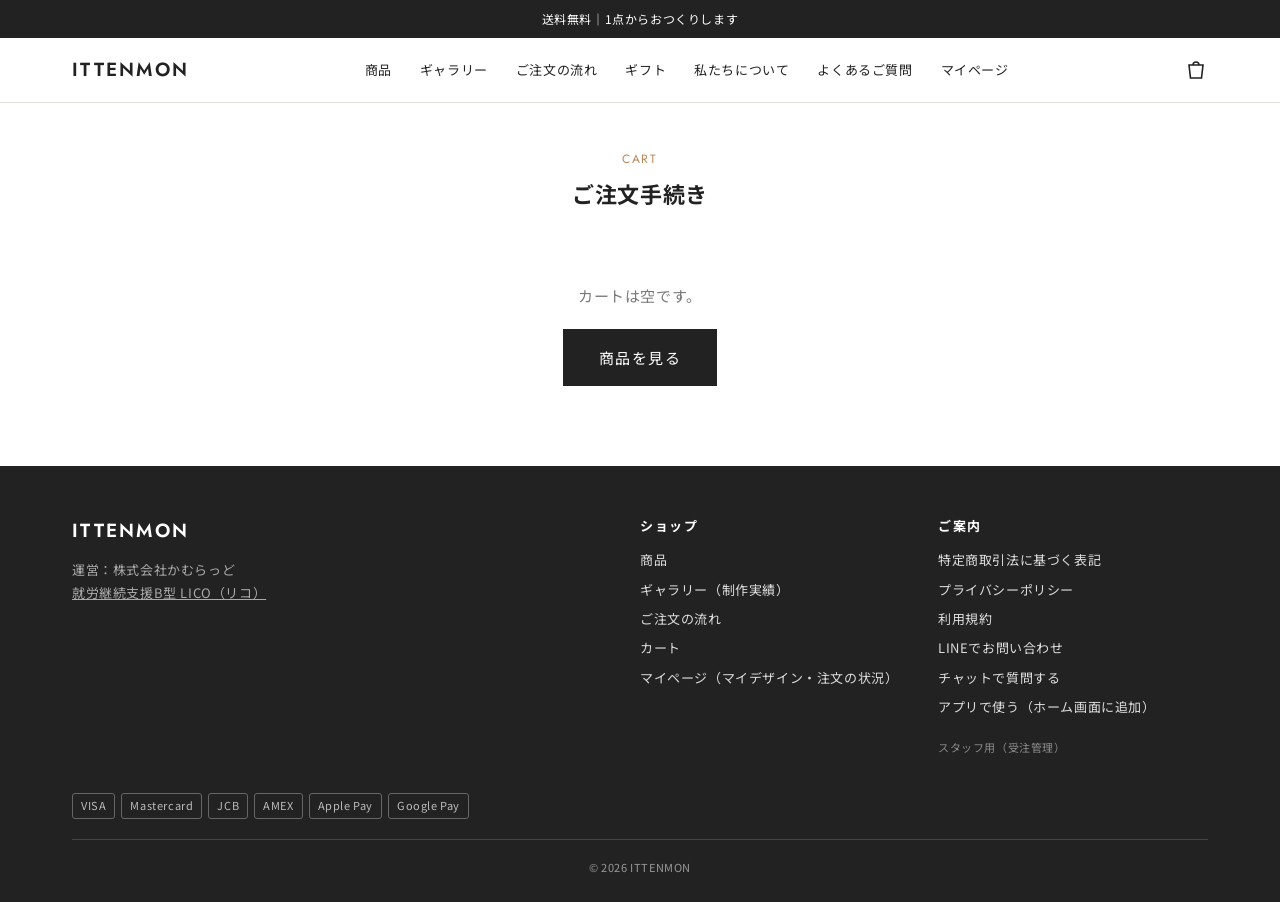
<file: cart.html>
<!doctype html>
<html lang="ja">
<head>
<meta charset="utf-8">
<meta name="viewport" content="width=device-width, initial-scale=1, viewport-fit=cover">
<title>カート・ご注文手続き｜ITTENMON</title>
<meta name="robots" content="noindex">
<link rel="preconnect" href="https://fonts.googleapis.com">
<link rel="preconnect" href="https://fonts.gstatic.com" crossorigin>
<link href="https://fonts.googleapis.com/css2?family=Noto+Sans+JP:wght@400;500;700&family=Jost:wght@400;500;600&display=swap" rel="stylesheet">
<link rel="stylesheet" href="css/shop.css?v=1121k">
<link rel="manifest" href="manifest.webmanifest">
<meta name="theme-color" content="#ffffff">
<link rel="apple-touch-icon" href="img/app/shop-180.png">
<link rel="icon" href="img/app/shop-192.png">
<meta name="apple-mobile-web-app-capable" content="yes">
<meta name="mobile-web-app-capable" content="yes">
<meta name="apple-mobile-web-app-title" content="ITTENMON">
</head>
<body>
<div id="site-header"></div>
<main class="wrap">
  <div class="page-title"><span class="en">CART</span><h1>ご注文手続き</h1></div>
  <div id="root"></div>
</main>
<div id="site-footer"></div>

<script src="js/config.js?v=1125a"></script>
<script src="js/common.js?v=1127a"></script>
<script src="js/chatbot.js?v=1121g" defer></script>
<script>
(() => {
  const {S, yen, esc, isCafe, cafeId, getCart, setCart, subtotal, shipping, api, toast, chrome, qs, product, unitPrice, optionText} = window.LICO;
  chrome();
  const cafe = isCafe();
  const f = { pay: cafe ? "cash" : "card", name:"", kana:"", email:"", tel:"", delivery: cafe ? "pickup" : "ship", zip:"", address:"", note:"", agree:false, gallery:"ng", coupon:"", couponMsg:"" };
  // クーポン：いちばん高い商品1個分が0円になる（本当に使えるかは注文のときにサーバーで確かめる）
  const couponOff = () => f.coupon ? Math.max(0, ...getCart().map(i => unitPrice(i))) : 0;
  const $ = s => document.querySelector(s);
  if(qs.get("added")) setTimeout(()=>toast("カートに入れました"),100);

  function render(){
    const cart = getCart();
    if(!cart.length){
      $("#root").innerHTML = `<div class="empty-cart"><p>カートは空です。</p><a class="btn" href="product.html">商品を見る</a></div>`;
      return;
    }
    const sub = subtotal(), ship = shipping(f.delivery), off = couponOff(), total = Math.max(0, sub + ship - off), free = total === 0;
    $("#root").innerHTML = `
    ${qs.get("canceled")?`<p class="alert" style="margin-bottom:20px">お支払いが完了していません。内容をご確認のうえ、もう一度お手続きください。</p>`:""}
    <div class="cart-grid">
      <section>
        ${cart.map(i=>`<div class="ci">
          ${i.thumb?`<img src="${i.thumb}" alt="選んだ写真">`:`<div class="noimg">写真<br>なし</div>`}
          <div>
            <div class="name">${esc(product(i.productId||"phone").name)}</div>
            <dl>${product(i.productId||"phone").optionLabel?`<dt>${esc(product(i.productId||"phone").optionLabel)}</dt><dd>${esc(optionText(i))}</dd>`:""}
              <dt>写真</dt><dd>${i.fileId&&i.designFileId?"デザイン作成済み":"未送信（削除して作り直してください）"}</dd>
              <dt>文字</dt><dd>${i.text?`${esc(i.text)}（${esc(i.font)}・${esc(i.color)}）`:"なし"}</dd></dl>
            <div class="row">
              <div class="qty"><button type="button" data-dec="${i.key}" aria-label="1つ減らす">−</button><output>${i.qty}</output><button type="button" data-inc="${i.key}" aria-label="1つ増やす">＋</button></div>
              <span class="amt">${yen(unitPrice(i)*i.qty)}</span>
              <button class="rm" type="button" data-rm="${i.key}">削除</button>
            </div>
            ${i.editUrl?`<a class="btn edit-back" href="${esc(i.editUrl)}">✏️ 編集ページに戻って直す</a>`:""}
          </div>
        </div>`).join("")}
        <p style="margin-top:16px"><a href="product.html" style="text-decoration:underline;font-size:14px">＋ 別の写真・別の商品でもうひとつ作る</a></p>
      </section>

      <form class="box" id="frm" novalidate>
        <h2>お客様の情報</h2>
        ${cafe?`<div class="fld"><span class="lbl">お支払い方法</span><div class="seg">
          <button type="button" data-pay="cash" aria-pressed="${f.pay==="cash"}">現金</button>
          <button type="button" data-pay="card" aria-pressed="${f.pay==="card"}">クレジットカード</button></div></div>
          <p class="info">${f.pay==="cash"?"お代金はカフェのレジでお支払いください。お支払いの確認後に製作を始めます。":"次の画面でカード情報を入力してお支払いください。お支払いが済むと製作を始めます。"}</p>`:""}
        <div class="grid2">
          <div class="fld"><label for="c-name">お名前<span class="req">必須</span></label><input type="text" id="c-name" autocomplete="name" value="${esc(f.name)}"></div>
          <div class="fld"><label for="c-kana">フリガナ<span class="req">必須</span></label><input type="text" id="c-kana" value="${esc(f.kana)}"></div>
        </div>
        <div class="grid2">
          <div class="fld"><label for="c-tel">電話番号<span class="req">必須</span></label><input type="tel" id="c-tel" autocomplete="tel" inputmode="tel" value="${esc(f.tel)}"></div>
          <div class="fld"><label for="c-email">メールアドレス${cafe?`<span class="opt">任意</span>`:`<span class="req">必須</span>`}</label><input type="email" id="c-email" autocomplete="email" value="${esc(f.email)}"></div>
        </div>
        ${cafe?"":`<div class="fld"><span class="lbl">受け取り方法</span><div class="seg">
          <button type="button" data-dl="ship" aria-pressed="${f.delivery==="ship"}">配送</button>
          <button type="button" data-dl="pickup" aria-pressed="${f.delivery==="pickup"}">店頭で受け取る</button></div></div>`}
        ${f.delivery==="ship"?`<div class="grid2">
          <div class="fld"><label for="c-zip">郵便番号<span class="req">必須</span></label><input type="text" id="c-zip" inputmode="numeric" autocomplete="postal-code" placeholder="819-0161" value="${esc(f.zip)}"></div>
          <div class="fld" style="grid-column:1/-1"><label for="c-addr">住所<span class="req">必須</span></label><input type="text" id="c-addr" autocomplete="street-address" value="${esc(f.address)}"></div>
        </div>`:(cafe?`<p class="info">受け取り場所：${esc(window.LICO.cafeName())}（ご注文いただいたカフェ）。できあがり次第ご連絡します。</p>`:`<p class="info">受け取り場所：店頭（福岡市西区今宿東1丁目19-14）。できあがり次第ご連絡します。</p>`)}
        <div class="fld"><label for="c-note">ご要望など<span class="opt">任意</span></label><textarea id="c-note" rows="3" placeholder="例：ギフトです（金額の入ったものは入れないでください）">${esc(f.note)}</textarea><p class="help" style="font-size:12px;color:#777;margin-top:4px">🎁 ギフトの時は「ギフト」とお書きください。お届けまで1か月ほどかかるため、お早めのご注文がおすすめです。</p></div>
        <div class="fld"><label for="c-coupon">クーポンコード<span class="opt">お持ちの方</span></label>
          <div style="display:flex;gap:8px">${f.coupon?`<input type="text" id="c-coupon" value="${esc(f.coupon)}" disabled style="flex:1"><button type="button" class="btn btn-line" data-uncoupon="1" style="padding:8px 14px">取り消す</button>`:`<input type="text" id="c-coupon" autocomplete="off" placeholder="ITTEN-XXXXXX" style="flex:1;text-transform:uppercase"><button type="button" class="btn btn-line" data-coupon="1" style="padding:8px 14px">使う</button>`}</div>
          ${f.couponMsg?`<p class="info" style="margin-top:6px">${esc(f.couponMsg)}</p>`:""}</div>
        <div class="totals">
          <div><span>商品小計（${cart.reduce((a,i)=>a+i.qty,0)}個）</span><span>${yen(sub)}</span></div>
          ${off?`<div><span>クーポン（商品1個分）</span><span>−${yen(off)}</span></div>`:""}
          <div><span>送料</span><span>${ship?yen(ship):"無料"}</span></div>
          <div class="grand"><span>合計（税込）</span><span>${yen(total)}</span></div>
        </div>
        <div class="fld gal"><label>作品のギャラリー掲載について<span class="req">ご確認</span></label>
          <p class="help" style="font-size:12.5px;line-height:1.7">できあがった作品の写真を、ITTENMONのギャラリーやSNSでご紹介してもよろしいですか？お名前・ご連絡先・ご住所は載せません。ご注文のあとでも、LINEかメールでご連絡いただければ、変更・取り下げができます。</p>
          <div class="radios"><label class="radio"><input type="radio" name="c-gal" value="ok" ${f.gallery==="ok"?"checked":""}><span><b>掲載してもよい</b><small>お名前を伏せて紹介します</small></span></label>
          <label class="radio"><input type="radio" name="c-gal" value="ng" ${f.gallery!=="ok"?"checked":""}><span><b>掲載しない</b><small>ご自分用としてだけ、おつくりします</small></span></label></div></div>
        <div class="warnbox"><b>ご注文の前にご確認ください</b><span>ご注文後は、内容（写真・文字・機種・色・数量）を変更できません。内容をもう一度ご覧になってから、お進みください。</span></div>
        <label class="check"><input type="checkbox" id="c-agree" ${f.agree?"checked":""}> <span><a href="tokushoho.html" target="_blank" style="text-decoration:underline">特定商取引法に基づく表記</a>と<a href="tokushoho.html#privacy" target="_blank" style="text-decoration:underline">プライバシーポリシー</a>に同意します</span></label>
        <div id="msg"></div>
        <button class="btn btn-block" type="submit" id="go">${goLabel(free)}</button>
        ${free||(cafe&&f.pay==="cash")?"":`<p class="p-note" style="text-align:center">次の画面で、お支払い方法を選んで安全にお支払いいただけます（Stripe）。</p>`}
        <p class="p-note" style="text-align:center">ご不明な点は<a href="#" data-chat style="text-decoration:underline">チャットで質問</a>できます。</p>
      </form>
    </div>`;
  }

  const goLabel = free => free ? "この内容で注文する（0円）" : (cafe&&f.pay==="cash" ? "この内容で受け付ける" : "お支払いへ進む");
  // 日本語入力のまま打った全角の英数字・記号（＠ ． ０-９ ー など）を半角にそろえる
  const half = s => String(s||"").replace(/[\uFF01-\uFF5E]/g, c => String.fromCharCode(c.charCodeAt(0) - 0xFEE0)).replace(/[ー－―‐−]/g, "-").replace(/[\s\u3000]/g, "");
  function pull(){
    const v = id => { const el=document.getElementById(id); return el ? el.value.trim() : ""; };
    f.name=v("c-name"); f.kana=v("c-kana"); f.tel=half(v("c-tel")); f.email=half(v("c-email")); f.note=document.getElementById("c-note")?.value||"";
    if(document.getElementById("c-zip")){ f.zip=v("c-zip"); f.address=v("c-addr"); }
    f.gallery=(document.querySelector('input[name="c-gal"]:checked')||{}).value||f.gallery;
    f.agree=!!document.getElementById("c-agree")?.checked;
  }

  document.addEventListener("click", e=>{
    const t = e.target.closest("button"); if(!t) return;
    const cart = getCart();
    const it = k => cart.find(i=>i.key===k);
    if(t.dataset.inc){ pull(); const i=it(t.dataset.inc); if(i && i.qty<20){ i.qty++; setCart(cart); render(); } }
    if(t.dataset.dec){ pull(); const i=it(t.dataset.dec); if(i && i.qty>1){ i.qty--; setCart(cart); render(); } }
    if(t.dataset.rm){ pull(); setCart(cart.filter(i=>i.key!==t.dataset.rm)); render(); }
    if(t.dataset.dl){ pull(); f.delivery=t.dataset.dl; render(); }
    if(t.dataset.pay){ pull(); f.pay=t.dataset.pay; render(); }
    if(t.dataset.uncoupon){ pull(); f.coupon=""; f.couponMsg=""; render(); }
    if(t.dataset.coupon){
      pull(); const code = (document.getElementById("c-coupon")?.value||"").trim();
      if(!code){ f.couponMsg="クーポンコードを入れてください。"; render(); return; }
      t.disabled = true; t.textContent = "確認中…";
      api({action:"checkCoupon", code}).then(r=>{ f.coupon=r.code; f.couponMsg="クーポンを使えます。商品1個分が0円になります。"; render(); })
        .catch(err=>{ f.coupon=""; f.couponMsg=err.message; render(); });
    }
  });

  function problems(){
    const errs = [];
    if(!f.name) errs.push("お名前");
    if(!f.kana) errs.push("フリガナ");
    if(!/^[0-9-]{10,14}$/.test(f.tel)) errs.push("電話番号（数字で）");
    if((!cafe || f.email) && !/^[^@\s]+@[^@\s]+\.[^@\s]+$/.test(f.email)) errs.push(cafe ? "メールアドレス（正しい形で。なしでも大丈夫です）" : "メールアドレス");
    if(f.delivery==="ship" && (!f.zip || !f.address)) errs.push("郵便番号と住所");
    if(!f.agree) errs.push("同意のチェック");
    return errs;
  }
  // エラーが出ているときは、入力するたびに見直して、直ったものから消す
  const recheck = e => {
    if(!e.target.closest || !e.target.closest("#frm") || !$("#msg .alert")) return;
    pull(); const errs = problems();
    $("#msg").innerHTML = errs.length ? `<p class="alert">入力してください：${errs.join("、")}</p>` : "";
  };
  document.addEventListener("input", recheck); document.addEventListener("change", recheck);
  // 欄を離れたら全角を半角に直して見せる
  document.addEventListener("focusout", e => { if(e.target.id==="c-email" || e.target.id==="c-tel") e.target.value = half(e.target.value); });

  document.addEventListener("submit", async e=>{
    if(e.target.id!=="frm") return;
    e.preventDefault(); pull();
    const errs = problems();
    if(errs.length){ $("#msg").innerHTML=`<p class="alert">入力してください：${errs.join("、")}</p>`; return; }
    const go = $("#go"); go.disabled = true; go.textContent = "送信しています…";
    try{
      const cart = getCart();
      const r = await api({ action:"createOrder", mode: cafe?"cafe":"online", cafeId: cafeId(),
        items: cart.map(i=>({productId:i.productId||"phone", variant:i.variant||"", model:optionText(i)||product(i.productId||"phone").short, fileId:i.fileId, fileIds:i.fileIds||[i.fileId], designFileId:i.designFileId, previewFileId:i.previewFileId||"", text:i.text, font:i.font, color:i.color, qty:i.qty})),
        customer: {name:f.name, kana:f.kana, tel:f.tel, email:f.email, zip:f.zip, address:f.address, note:f.note},
        delivery: f.delivery, payMethod: f.pay, coupon: f.coupon, gallery: f.gallery });
      try{ localStorage.setItem("ittenmon-last-tel4", String(f.tel).replace(/\D/g, "").slice(-4)); localStorage.setItem("ittenmon-last-order", r.orderNo); }catch(_){}
      if(r.checkoutUrl){ location.href = r.checkoutUrl; return; }
      setCart([]);
      location.href = "complete.html?order=" + encodeURIComponent(r.orderNo) + (r.free ? "&free=1" : "");
    }catch(err){
      $("#msg").innerHTML = `<p class="alert">${esc(err.message)}</p>`;
      go.disabled = false; go.textContent = goLabel(Math.max(0, subtotal() + shipping(f.delivery) - couponOff()) === 0);
    }
  });

  render();
})();
</script>
</body>
</html>
</file>
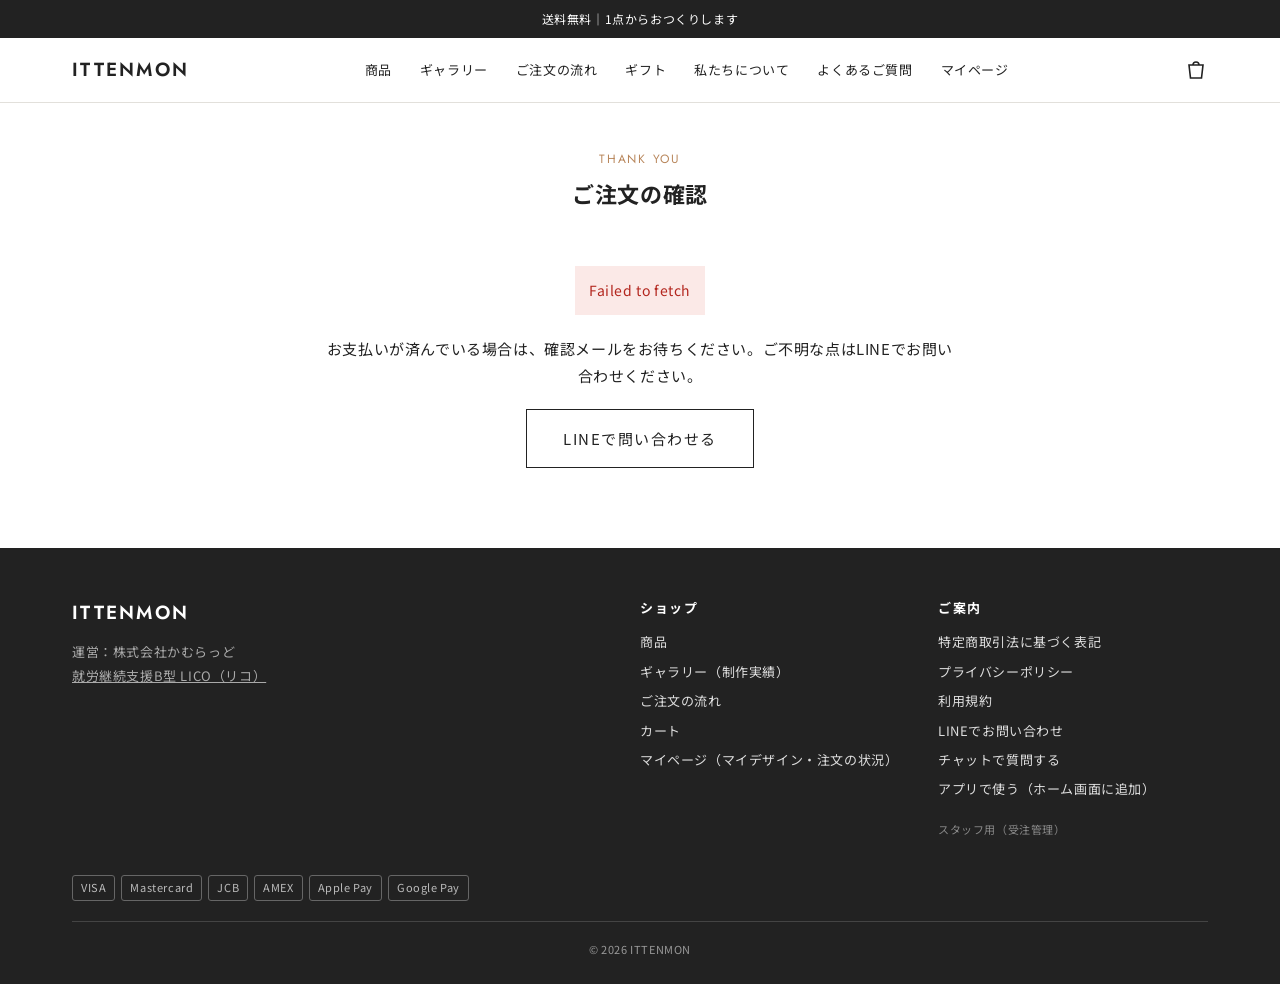
<file: complete.html>
<!doctype html>
<html lang="ja">
<head>
<meta charset="utf-8">
<meta name="viewport" content="width=device-width, initial-scale=1, viewport-fit=cover">
<title>ご注文ありがとうございました｜ITTENMON</title>
<meta name="robots" content="noindex">
<link rel="preconnect" href="https://fonts.googleapis.com">
<link rel="preconnect" href="https://fonts.gstatic.com" crossorigin>
<link href="https://fonts.googleapis.com/css2?family=Noto+Sans+JP:wght@400;500;700&family=Jost:wght@400;500;600&display=swap" rel="stylesheet">
<link rel="stylesheet" href="css/shop.css?v=1121k">
<link rel="manifest" href="manifest.webmanifest">
<meta name="theme-color" content="#ffffff">
<link rel="apple-touch-icon" href="img/app/shop-180.png">
<link rel="icon" href="img/app/shop-192.png">
<meta name="apple-mobile-web-app-capable" content="yes">
<meta name="mobile-web-app-capable" content="yes">
<meta name="apple-mobile-web-app-title" content="ITTENMON">
</head>
<body>
<div id="site-header"></div>
<main class="wrap">
  <div class="page-title"><span class="en">THANK YOU</span><h1 id="ttl">ご注文を確認しています</h1></div>
  <div class="done-box" id="box"><div class="spinner" aria-label="確認中"></div></div>
</main>
<div id="site-footer"></div>
<script src="js/config.js?v=1125a"></script>
<script src="js/common.js?v=1127a"></script>
<script src="js/chatbot.js?v=1121g" defer></script>
<script>
(async () => {
  const {S, esc, isCafe, setCart, api, chrome, qs, myOrders} = window.LICO;
  chrome();
  const order = qs.get("order") || "", sid = qs.get("session_id") || "";
  const box = document.getElementById("box"), ttl = document.getElementById("ttl");
  // この端末の「マイページ」に注文を残す（電話の下4けたはカートで控えたもの）
  let tel4 = ""; try{ if(localStorage.getItem("ittenmon-last-order") === order) tel4 = localStorage.getItem("ittenmon-last-tel4") || ""; }catch(_){}
  if(order) myOrders.add(order, tel4);
  const line = `<p>製作の進み具合は、<a href="mypage.html?tab=order" style="text-decoration:underline">マイページ</a>でいつでも確認できます。</p><p>ご不明な点は、注文番号を添えてLINE（${esc(S.LINE_ID)}）でお問い合わせください。</p>`;

  if(qs.get("free")){   // クーポンで0円になった注文（支払いなし）
    setCart([]);
    ttl.textContent = "ご注文ありがとうございました";
    box.innerHTML = `<p>注文番号</p><p class="no">${esc(order)}</p>
      <p>クーポンでのご注文を受け付けました。お支払いはありません。${isCafe() ? "" : "確認メールをお送りしています。"}ご注文から1か月ほどでお届けします。</p><p>製作の進み具合は、<a href="mypage.html?tab=order" style="text-decoration:underline">マイページ</a>で確認できます。</p>
      ${isCafe()?`<a class="btn" href="gallery.html">ほかのお客様の作品を見る</a>`:`<a class="btn" href="index.html">トップへ戻る</a>`}`;
    return;
  }
  if(isCafe() && !sid){   // カフェの現金受付（カード払いは下で確認する）
    setCart([]);
    ttl.textContent = "ご注文を受け付けました";
    box.innerHTML = `<p>注文番号</p><p class="no">${esc(order)}</p>
      <p>この画面をカフェのスタッフにお見せいただき、お代金をレジでお支払いください。お支払いの確認後に製作を始め、できあがったら${esc(window.LICO.cafeName())}でお渡しします。</p>${line}
      <a class="btn" href="gallery.html">ほかのお客様の作品を見る</a>`;
    return;
  }
  try{
    const r = await api({action:"confirmPayment", orderNo: order, sessionId: sid});
    setCart([]);
    ttl.textContent = "ご注文ありがとうございました";
    box.innerHTML = `<p>注文番号</p><p class="no">${esc(r.orderNo)}</p>
      <p>${r.paid ? "お支払いを確認しました。確認メールをお送りしています。" : r.waiting ? "お支払い番号のご案内をメールでお送りしました。期限までにお支払いください。お支払いを確認しだい、製作を始めます。" : "お支払いの確認に少し時間がかかっています。確認ができしだいメールでお知らせします。"}</p>
      ${line}${isCafe()?`<a class="btn" href="gallery.html">ほかのお客様の作品を見る</a>`:`<a class="btn" href="index.html">トップへ戻る</a>`}`;
  }catch(err){
    ttl.textContent = "ご注文の確認";
    box.innerHTML = `<p class="alert">${esc(err.message)}</p><p>お支払いが済んでいる場合は、確認メールをお待ちください。ご不明な点はLINEでお問い合わせください。</p><a class="btn btn-line" href="${esc(S.LINE_URL)}" target="_blank" rel="noopener">LINEで問い合わせる</a>`;
  }
})();
</script>
</body>
</html>
</file>
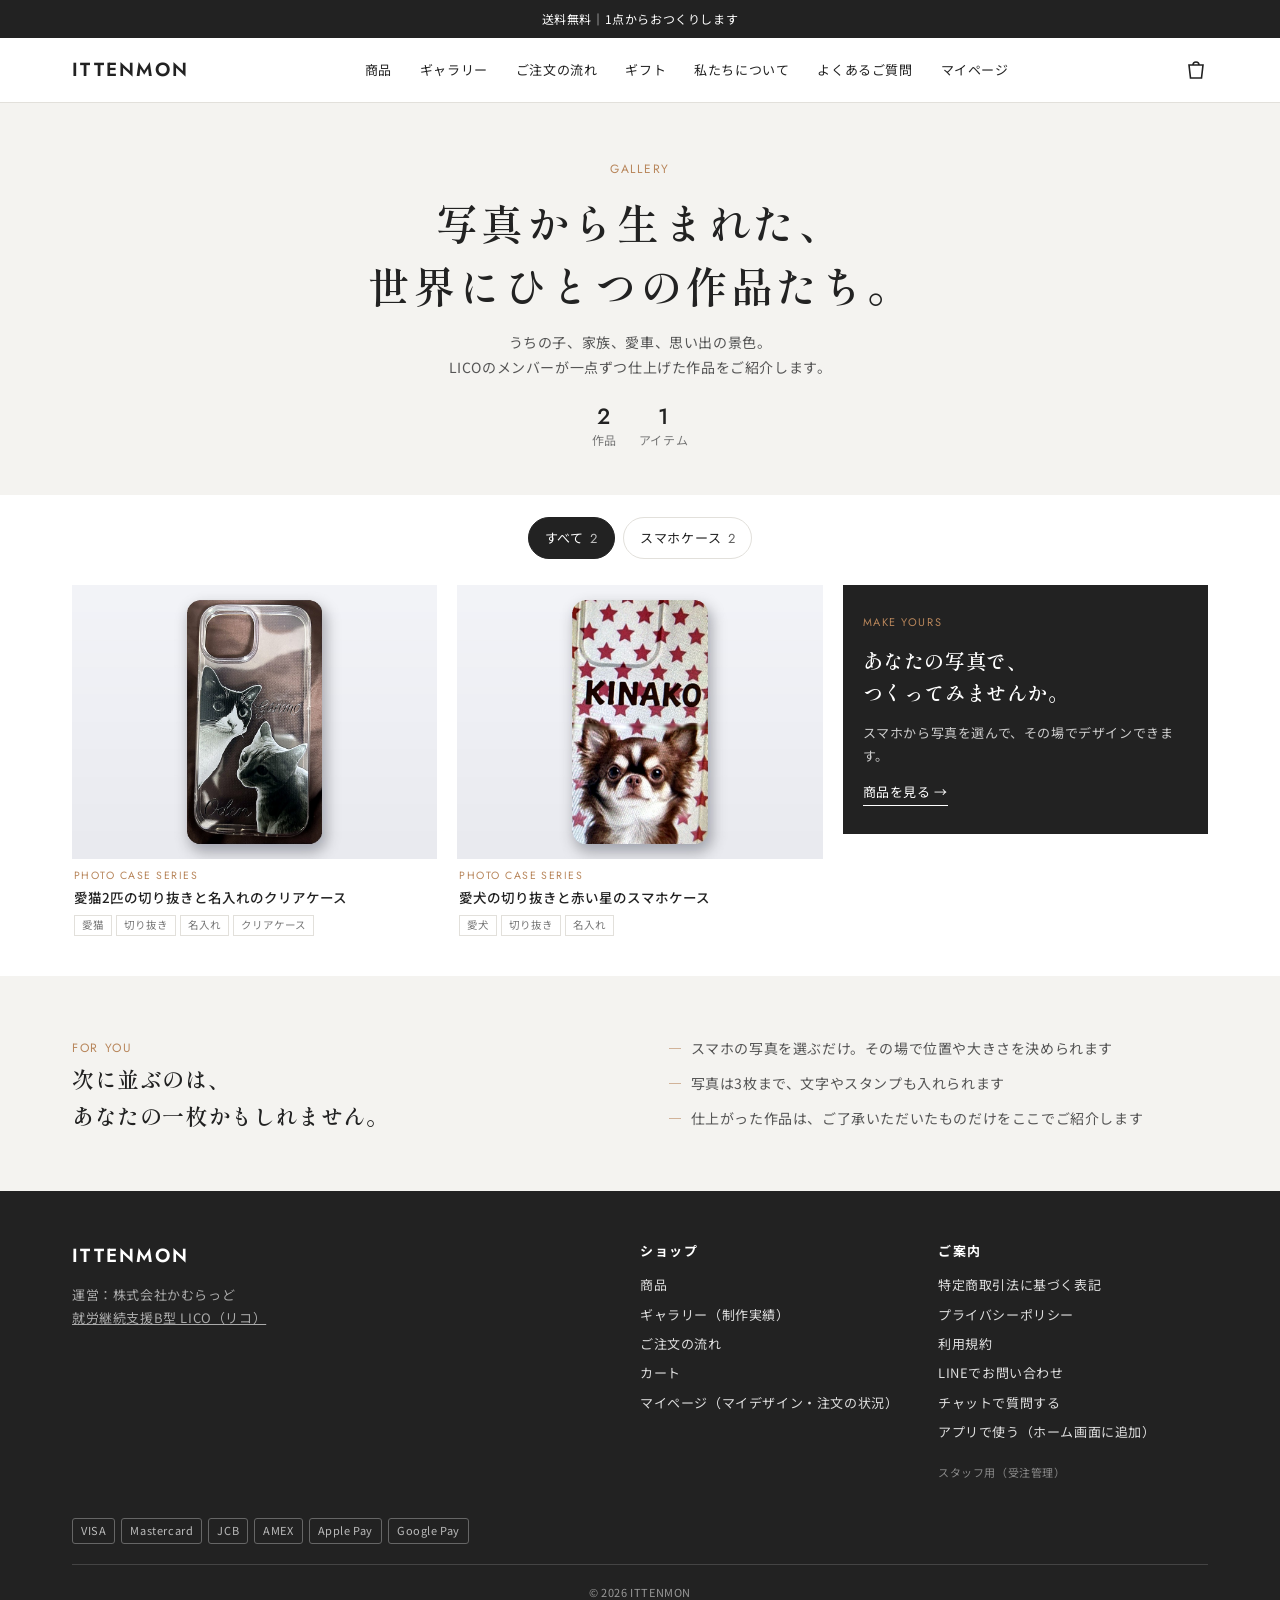
<file: gallery.html>
<!doctype html>
<html lang="ja">
<head>
<meta charset="utf-8">
<meta name="viewport" content="width=device-width, initial-scale=1, viewport-fit=cover">
<title>ギャラリー｜ITTENMON 写真でつくったオリジナルグッズの作品集</title>
<meta name="description" content="ITTENMONでおつくりしたスマホケース・ペットのメモリアルボードの作品集です。ペットや家族、思い出の写真がどんな仕上がりになるのかをご覧いただけます。">
<link rel="canonical" href="https://syurob-lico-fukuoka.github.io/ittenmon/gallery.html">
<meta property="og:type" content="website">
<meta property="og:site_name" content="ITTENMON">
<meta property="og:title" content="ギャラリー｜ITTENMON 写真でつくったオリジナルグッズの作品集">
<meta property="og:description" content="お客様の写真から生まれた、世界にひとつのアイテムたち。">
<meta property="og:url" content="https://syurob-lico-fukuoka.github.io/ittenmon/gallery.html">
<meta property="og:image" content="https://syurob-lico-fukuoka.github.io/ittenmon/img/gallery/work-002.jpg">
<meta name="twitter:card" content="summary_large_image">
<link rel="manifest" href="manifest.webmanifest">
<meta name="theme-color" content="#ffffff">
<link rel="apple-touch-icon" href="img/app/shop-180.png">
<link rel="icon" href="img/app/shop-192.png">
<meta name="apple-mobile-web-app-capable" content="yes">
<meta name="mobile-web-app-capable" content="yes">
<meta name="apple-mobile-web-app-title" content="ITTENMON">
<link rel="preconnect" href="https://fonts.googleapis.com">
<link rel="preconnect" href="https://fonts.gstatic.com" crossorigin>
<link href="https://fonts.googleapis.com/css2?family=Noto+Sans+JP:wght@400;500;700&family=Jost:wght@400;500;600&family=Shippori+Mincho:wght@500;600&display=swap" rel="stylesheet">
<link rel="stylesheet" href="css/shop.css?v=1121k">
<style>
.g-hero{background:var(--bg-sub);padding-block:56px 44px;text-align:center;overflow:hidden;position:relative}
.g-hero .en{font-size:12px;color:var(--accent);display:block}
.g-hero h1{font-family:"Shippori Mincho",serif;font-weight:600;font-size:clamp(26px,5vw,42px);line-height:1.5;margin:10px 0 14px;letter-spacing:.08em}
.g-hero p{color:#555;max-width:560px;margin:0 auto;font-size:14px}
.g-count{display:inline-flex;gap:22px;margin-top:22px;font-size:12px;color:var(--sub)}
.g-count b{font-family:var(--f-en);font-size:22px;color:var(--text);font-weight:500;display:block;line-height:1.2}
.filters{display:flex;gap:8px;overflow-x:auto;scrollbar-width:none;padding:22px 16px 6px;justify-content:flex-start;max-width:var(--max);margin:0 auto}
.filters::-webkit-scrollbar{display:none}
@media(min-width:768px){.filters{justify-content:center;padding-inline:32px}}
.filters button{flex-shrink:0;border:1px solid var(--line);background:#fff;padding:8px 16px;font-size:13px;cursor:pointer;letter-spacing:.06em;border-radius:999px}
.filters button[aria-pressed="true"]{background:var(--text);border-color:var(--text);color:#fff}
.filters .n{font-family:var(--f-en);margin-left:6px;opacity:.7}
.masonry{columns:2 160px;column-gap:12px;padding-block:20px 40px}
@media(min-width:768px){.masonry{columns:3 240px;column-gap:20px}}
.work{break-inside:avoid;margin-bottom:12px;display:block;width:100%;border:0;padding:0;background:none;text-align:left;cursor:pointer;color:inherit}
@media(min-width:768px){.work{margin-bottom:20px}}
.work .ph{position:relative;overflow:hidden;background:var(--img)}
.work img{width:100%;height:auto;transition:transform .6s cubic-bezier(.2,.7,.2,1)}
.work:hover img{transform:scale(1.04)}
.work .ov{position:absolute;inset:auto 0 0 0;padding:28px 12px 10px;background:linear-gradient(transparent,rgba(0,0,0,.55));color:#fff;font-size:12px;opacity:0;transition:.3s}
.work:hover .ov,.work:focus-visible .ov{opacity:1}
.work .cap{padding:8px 2px 0;display:flex;flex-direction:column;gap:1px}
.work .cap .s{font-family:var(--f-en);font-size:10.5px;letter-spacing:.14em;color:var(--accent)}
.work .cap .t{font-size:13.5px;font-weight:500;line-height:1.6}
.work .tag{display:inline-block;font-size:10.5px;border:1px solid var(--line);padding:0 7px;margin-right:4px;color:var(--sub)}
.next{break-inside:avoid;margin-bottom:12px;background:var(--text);color:#fff;padding:28px 20px;display:flex;flex-direction:column;gap:12px;text-decoration:none}
.next .en{font-size:11px;color:var(--accent)}
.next h2{font-family:"Shippori Mincho",serif;font-size:20px;line-height:1.6;font-weight:600}
@media(max-width:600px){.next{padding:20px 14px}.next h2{font-size:16px}.next p{font-size:12px}}
.next p{font-size:13px;color:#ccc}
.next .go{border-bottom:1px solid #fff;align-self:flex-start;font-size:13px;padding-bottom:2px}
.voice{background:var(--bg-sub);padding-block:56px}
.voice-in{display:grid;gap:24px;align-items:center}
@media(min-width:768px){.voice-in{grid-template-columns:1fr 1fr;gap:56px}}
.voice h2{font-family:"Shippori Mincho",serif;font-size:22px;line-height:1.7;font-weight:600}
.voice ul{list-style:none;display:flex;flex-direction:column;gap:10px;font-size:14px;color:#555}
.voice li::before{content:"—";color:var(--accent);margin-right:8px}
/* 拡大表示 */
.lb{position:fixed;inset:0;z-index:150;background:rgba(20,20,20,.92);display:flex;align-items:center;justify-content:center;padding:16px}
.lb-box{background:#fff;width:min(980px,100%);max-height:calc(100dvh - 32px);overflow:auto;display:grid}
@media(min-width:800px){.lb-box{grid-template-columns:1.2fr 1fr}}
.lb-img{background:#111;display:flex;align-items:center;justify-content:center}
.lb-img img{max-height:72dvh;width:auto;max-width:100%}
.lb-info{padding:24px 22px;display:flex;flex-direction:column;gap:12px}
.lb-info .s{font-family:var(--f-en);font-size:11px;letter-spacing:.14em;color:var(--accent)}
.lb-info h2{font-size:19px;line-height:1.6}
.lb-info p{font-size:14px;color:#555}
.lb-info .meta{font-size:12px;color:var(--sub)}
.lb-x,.lb-nav{position:fixed;border:0;background:rgba(255,255,255,.14);color:#fff;width:44px;height:44px;border-radius:50%;cursor:pointer;font-size:20px;display:flex;align-items:center;justify-content:center}
.lb-x{top:calc(env(safe-area-inset-top,0px) + 12px);right:12px}
.lb-nav{top:50%;transform:translateY(-50%)}.lb-prev{left:8px}.lb-next{right:8px}
@media(max-width:799px){.lb-nav{top:auto;bottom:calc(env(safe-area-inset-bottom,0px) + 14px);transform:none}}
@media(prefers-reduced-motion:reduce){.work img{transition:none}}
</style>
<script type="application/ld+json">{"@context":"https://schema.org","@type":"CollectionPage","name":"ITTENMON ギャラリー","url":"https://syurob-lico-fukuoka.github.io/ittenmon/gallery.html","isPartOf":{"@type":"OnlineStore","name":"ITTENMON"}}</script>
</head>
<body>
<div id="site-header"></div>

<section class="g-hero">
  <span class="en">GALLERY</span>
  <h1>写真から生まれた、<br>世界にひとつの作品たち。</h1>
  <p>うちの子、家族、愛車、思い出の景色。<br>LICOのメンバーが一点ずつ仕上げた作品をご紹介します。</p>
  <div class="g-count" id="count"></div>
</section>

<div class="filters" id="filters" role="toolbar" aria-label="商品でしぼりこむ"></div>
<div class="wrap"><div class="masonry" id="grid"></div></div>

<section class="voice">
  <div class="wrap voice-in">
    <div>
      <span class="en" style="font-size:12px;color:var(--accent)">FOR YOU</span>
      <h2>次に並ぶのは、<br>あなたの一枚かもしれません。</h2>
    </div>
    <ul>
      <li>スマホの写真を選ぶだけ。その場で位置や大きさを決められます</li>
      <li>写真は3枚まで、文字やスタンプも入れられます</li>
      <li>仕上がった作品は、ご了承いただいたものだけをここでご紹介します</li>
    </ul>
  </div>
</section>

<div id="site-footer"></div>
<script src="js/config.js?v=1125a"></script>
<script src="js/common.js?v=1127a"></script>
<script src="js/gallery.js?v=1121a"></script>
<script src="js/chatbot.js?v=1121g" defer></script>
<script>
(function(){
  const {S, esc, chrome, product} = window.LICO;
  chrome();
  const ALL = (window.ITTENMON_GALLERY || []).slice().sort((a,b) => String(b.date||"").localeCompare(String(a.date||"")));
  const pname = id => (S.PRODUCTS.find(p => p.id === id) || {}).short || "";
  const pseries = id => (S.PRODUCTS.find(p => p.id === id) || {}).series || "";
  let filter = new URLSearchParams(location.search).get("item") || "";
  let shown = [];

  const cats = S.PRODUCTS.map(p => [p.id, p.short, ALL.filter(w => w.product === p.id).length]).filter(c => c[2]);
  document.getElementById("count").innerHTML = `<span><b>${ALL.length}</b>作品</span><span><b>${cats.length}</b>アイテム</span>`;

  function renderFilters(){
    document.getElementById("filters").innerHTML = [["", "すべて", ALL.length]].concat(cats)
      .map(([id, l, n]) => `<button type="button" data-f="${id}" aria-pressed="${filter === id}">${esc(l)}<span class="n">${n}</span></button>`).join("");
  }
  function renderGrid(){
    shown = ALL.filter(w => !filter || w.product === filter);
    const cards = shown.map((w, i) => `<button type="button" class="work" data-i="${i}">
        <div class="ph"><img src="${esc(w.img)}" alt="${esc(w.title)}" loading="${i < 4 ? "eager" : "lazy"}"><span class="ov">くわしく見る</span></div>
        <div class="cap"><span class="s">${esc(pseries(w.product))}</span><span class="t">${esc(w.title)}</span>
        <span>${(w.tags || []).map(t => `<span class="tag">${esc(t)}</span>`).join("")}</span></div></button>`);
    const target = filter ? `product.html?id=${encodeURIComponent(filter)}` : "product.html";
    cards.splice(Math.min(cards.length, 5), 0, `<a class="next" href="${target}"><span class="en">MAKE YOURS</span><h2>あなたの写真で、<br>つくってみませんか。</h2><p>スマホから写真を選んで、その場でデザインできます。</p><span class="go">${filter ? esc(pname(filter)) + "をつくる" : "商品を見る"} →</span></a>`);
    document.getElementById("grid").innerHTML = cards.join("");
  }
  function open(i){
    const w = shown[i]; if(!w) return;
    close();
    const lb = document.createElement("div"); lb.className = "lb"; lb.id = "lb"; lb.setAttribute("role", "dialog"); lb.setAttribute("aria-label", w.title);
    lb.innerHTML = `<div class="lb-box"><div class="lb-img"><img src="${esc(w.img)}" alt="${esc(w.title)}"></div>
      <div class="lb-info"><span class="s">${esc(pseries(w.product))}</span><h2>${esc(w.title)}</h2>
      ${w.comment ? `<p>${esc(w.comment)}</p>` : ""}
      <span class="meta">${esc(pname(w.product))}${w.date ? "｜" + esc(String(w.date).replace("-", "年")) + "月" : ""}</span>
      <a class="btn" href="product.html?id=${encodeURIComponent(w.product)}">この商品でつくる</a></div></div>
      <button class="lb-x" type="button" aria-label="閉じる">×</button>
      ${shown.length > 1 ? `<button class="lb-nav lb-prev" type="button" aria-label="前の作品">‹</button><button class="lb-nav lb-next" type="button" aria-label="次の作品">›</button>` : ""}`;
    lb.onclick = e => {
      if(e.target === lb || e.target.classList.contains("lb-x")) close();
      else if(e.target.classList.contains("lb-prev")) open((i - 1 + shown.length) % shown.length);
      else if(e.target.classList.contains("lb-next")) open((i + 1) % shown.length);
    };
    document.body.appendChild(lb); document.body.style.overflow = "hidden";
    lb.querySelector(".lb-x").focus();
    open.cur = i;
  }
  function close(){ const lb = document.getElementById("lb"); if(lb){ lb.remove(); document.body.style.overflow = ""; } }
  document.addEventListener("keydown", e => {
    if(!document.getElementById("lb")) return;
    if(e.key === "Escape") close();
    if(e.key === "ArrowRight" && shown.length > 1) open((open.cur + 1) % shown.length);
    if(e.key === "ArrowLeft" && shown.length > 1) open((open.cur - 1 + shown.length) % shown.length);
  });
  document.addEventListener("click", e => {
    const f = e.target.closest("[data-f]"); if(f){ filter = f.dataset.f; renderFilters(); renderGrid(); history.replaceState(null, "", filter ? "?item=" + filter : location.pathname); return; }
    const w = e.target.closest(".work"); if(w) open(+w.dataset.i);
  });
  renderFilters(); renderGrid();
})();
</script>
</body>
</html>
</file>
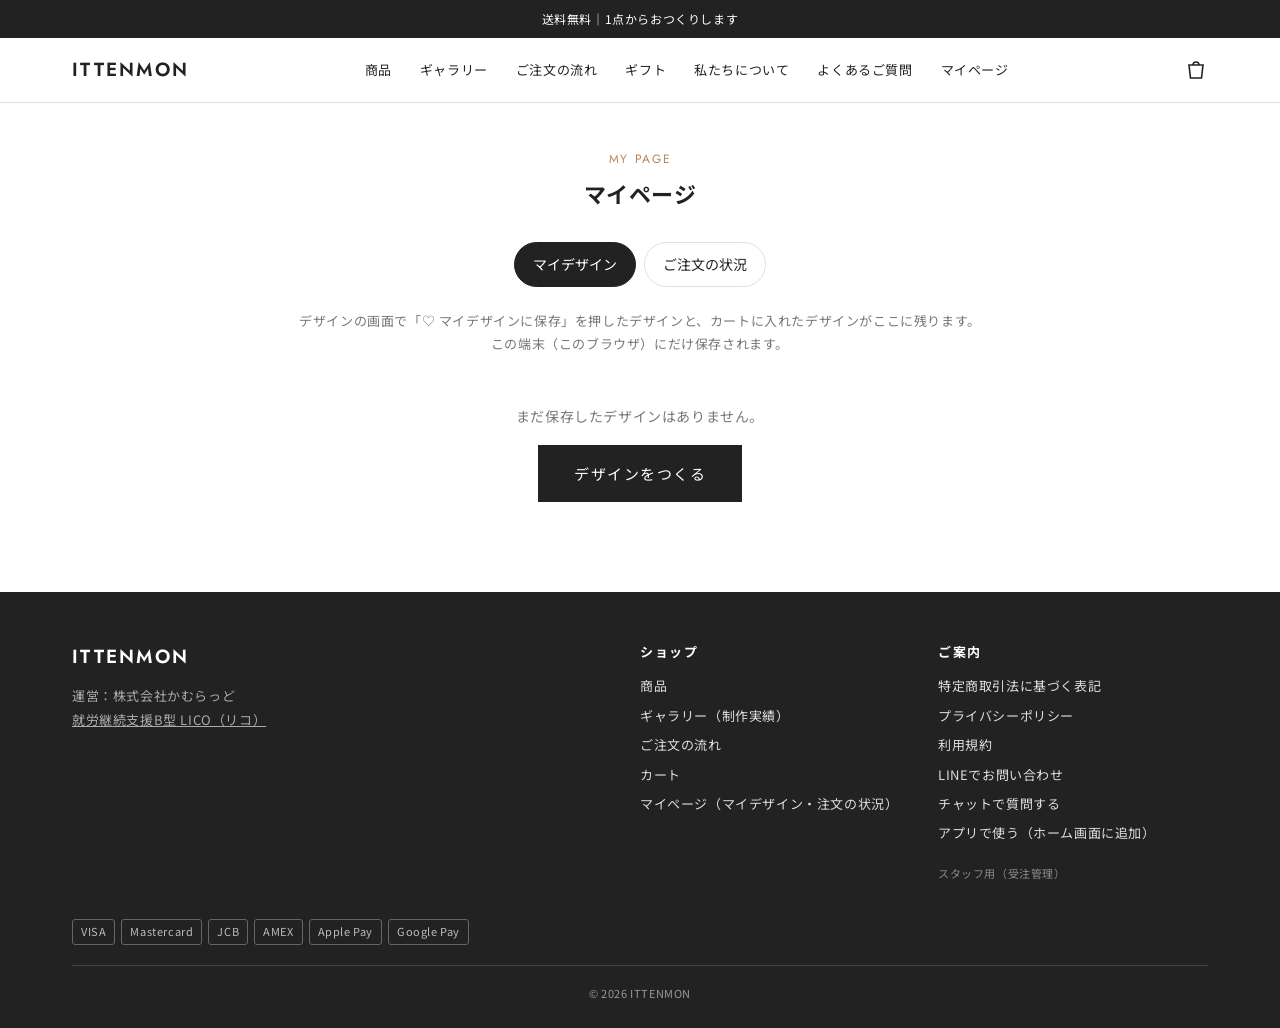
<file: mypage.html>
<!doctype html>
<html lang="ja">
<head>
<meta charset="utf-8">
<meta name="viewport" content="width=device-width, initial-scale=1, viewport-fit=cover">
<title>マイページ｜ITTENMON</title>
<meta name="robots" content="noindex">
<link rel="manifest" href="manifest.webmanifest">
<meta name="theme-color" content="#ffffff">
<link rel="apple-touch-icon" href="img/app/shop-180.png">
<link rel="icon" href="img/app/shop-192.png">
<meta name="apple-mobile-web-app-capable" content="yes">
<meta name="mobile-web-app-capable" content="yes">
<meta name="apple-mobile-web-app-title" content="ITTENMON">
<link rel="preconnect" href="https://fonts.googleapis.com">
<link rel="preconnect" href="https://fonts.gstatic.com" crossorigin>
<link href="https://fonts.googleapis.com/css2?family=Noto+Sans+JP:wght@400;500;700&family=Jost:wght@400;500;600&display=swap" rel="stylesheet">
<link rel="stylesheet" href="css/shop.css?v=1121k">
<style>
.my-tabs{display:flex;gap:8px;justify-content:center;margin-bottom:22px}
.my-tabs button{border:1px solid var(--line);background:#fff;padding:9px 18px;font-size:14px;border-radius:999px;cursor:pointer}
.my-tabs button[aria-pressed="true"]{background:var(--text);border-color:var(--text);color:#fff}
.my-sec{max-width:760px;margin:0 auto;padding-bottom:60px}
.my-help{font-size:13px;color:var(--sub);text-align:center;margin:0 0 18px}
.dz{display:grid;grid-template-columns:repeat(auto-fill,minmax(150px,1fr));gap:14px}
.dz .card{border:1px solid var(--line);background:#fff;display:flex;flex-direction:column}
.dz .card img{width:100%;aspect-ratio:3/4;object-fit:contain;background:var(--bg-sub);padding:10px}
.dz .card .t{padding:8px 10px 0;font-size:13px;font-weight:700}
.dz .card .s{padding:0 10px;font-size:11.5px;color:var(--sub)}
.dz .card .b{display:flex;gap:6px;padding:10px;margin-top:auto}
.dz .card .b a,.dz .card .b button{flex:1;text-align:center;font-size:12.5px;padding:8px 4px;border:1px solid var(--line);background:#fff;cursor:pointer;color:var(--text)}
.dz .card .b a{background:var(--text);border-color:var(--text);color:#fff}
.empty{text-align:center;color:var(--sub);font-size:14px;padding:30px 0}
.form{display:grid;gap:12px;max-width:420px;margin:0 auto 22px}
.form label{font-size:13px;font-weight:700}
.form input{width:100%;border:1px solid var(--line);padding:12px;font-size:16px}
.ord{border:1px solid var(--line);background:#fff;padding:18px;margin-bottom:14px}
.ord .hd{display:flex;justify-content:space-between;align-items:baseline;gap:8px;flex-wrap:wrap}
.ord .no{font-family:var(--f-en);font-size:18px;letter-spacing:.06em}
.ord .st{font-weight:700}
.ord .items{font-size:13px;color:#555;margin:8px 0 0}
.steps{list-style:none;display:grid;grid-template-columns:repeat(5,1fr);gap:4px;margin:16px 0 6px;padding:0}
.steps li{font-size:11px;text-align:center;color:var(--sub);line-height:1.35;display:flex;flex-direction:column;align-items:center;gap:5px;padding:0;margin:0}
.steps li::before,.steps li::after{content:none!important;display:none!important}
.steps .dot{width:22px;height:22px;border-radius:50%;border:1px solid var(--line);background:#fff;font-size:11px;line-height:20px;font-family:var(--f-en)}
.steps li.done{color:var(--text)}
.steps li.done .dot{background:var(--text);border-color:var(--text);color:#fff}
.steps li.now{color:var(--text);font-weight:700}
.steps li.now .dot{background:var(--accent);border-color:var(--accent);color:#fff}
.ord .note{font-size:13px;margin-top:10px;background:var(--bg-sub);padding:10px 12px}
.ord .rm{font-size:12px;color:var(--sub);background:none;border:0;text-decoration:underline;cursor:pointer;margin-top:8px}
.ord.err{color:var(--danger);font-size:13px}
</style>
</head>
<body>
<div id="site-header"></div>
<main class="wrap">
  <div class="page-title"><span class="en">MY PAGE</span><h1>マイページ</h1></div>
  <div class="my-tabs" role="tablist">
    <button type="button" data-t="design" aria-pressed="true">マイデザイン</button>
    <button type="button" data-t="order" aria-pressed="false">ご注文の状況</button>
  </div>

  <section class="my-sec" id="sec-design">
    <p class="my-help">デザインの画面で「♡ マイデザインに保存」を押したデザインと、カートに入れたデザインがここに残ります。<br>この端末（このブラウザ）にだけ保存されます。</p>
    <div class="dz" id="dz"></div>
  </section>

  <section class="my-sec" id="sec-order" hidden>
    <p class="my-help">注文番号と、ご注文のときの電話番号の下4けたで、いまの状況を確認できます。<br>この端末でご注文いただいた分は、下に自動で出ます。</p>
    <form class="form" id="frm">
      <div><label for="no">注文番号</label><input id="no" inputmode="numeric" placeholder="例：261101-01" autocomplete="off"></div>
      <div><label for="t4">電話番号の下4けた</label><input id="t4" inputmode="numeric" maxlength="4" placeholder="例：1234" autocomplete="off"></div>
      <button class="btn btn-block" type="submit">状況を確認する</button>
    </form>
    <div id="orders"></div>
  </section>
</main>
<div id="site-footer"></div>
<script src="js/config.js?v=1125a"></script>
<script src="js/common.js?v=1127a"></script>
<script src="js/chatbot.js?v=1121g" defer></script>
<script>
(() => {
  const {S, esc, api, chrome, qs, toast, myDesigns, myOrders} = window.LICO;
  chrome();

  /* タブ（?tab=order で注文の状況を開く） */
  const show = t => {
    document.querySelectorAll(".my-tabs button").forEach(b => b.setAttribute("aria-pressed", b.dataset.t === t));
    document.getElementById("sec-design").hidden = t !== "design"; document.getElementById("sec-order").hidden = t !== "order";
    if(t === "order") loadSaved();
  };
  document.querySelectorAll(".my-tabs button").forEach(b => b.onclick = () => show(b.dataset.t));

  /* ===== マイデザイン ===== */
  async function renderDesigns(){
    const box = document.getElementById("dz");
    let list = [];
    try{ list = await myDesigns.list(); }catch(err){ box.innerHTML = `<p class="empty">${esc(err.message)}</p>`; return; }
    if(!list.length){ box.innerHTML = `<div class="empty" style="grid-column:1/-1">まだ保存したデザインはありません。<br><a class="btn" href="product.html" style="margin-top:16px">デザインをつくる</a></div>`; return; }
    box.innerHTML = list.map(d => {
      const url = "design.html?" + new URLSearchParams({ product: d.productId, opt: d.opt || "", cc: d.cc || "", qty: d.qty || 1, my: d.id });
      const day = new Date(d.saved); const ds = `${day.getMonth() + 1}/${day.getDate()} ${String(day.getHours()).padStart(2, "0")}:${String(day.getMinutes()).padStart(2, "0")}`;
      return `<div class="card"><img src="${d.thumb}" alt="保存したデザイン"><div class="t">${esc(d.name)}</div><div class="s">${esc(d.optLabel || "")}</div><div class="s">${ds} 保存</div>
        <div class="b"><a href="${esc(url)}">開く</a><button type="button" data-del="${esc(d.id)}">消す</button></div></div>`;
    }).join("");
    box.querySelectorAll("[data-del]").forEach(b => b.onclick = async () => {
      if(b.dataset.sure !== "1"){ b.dataset.sure = "1"; b.textContent = "本当に消す"; b.style.color = "var(--danger)"; return; }
      await myDesigns.del(b.dataset.del).catch(() => {}); toast("デザインを消しました"); renderDesigns();
    });
  }

  /* ===== ご注文の状況 ===== */
  const STEPS = ["ご注文受付", "製作の順番待ち", "製作中", "検品・梱包", "できあがり"];
  const stepOf = s => ({ "決済待ち": 0, "入金待ち": 0, "製造待ち": 1, "製作中": 2, "検品・梱包": 3, "お渡し・発送待ち": 4, "完了": 5 })[s];
  function message(r){
    switch(r.status){
      case "決済待ち": return "お支払いの確認を待っています。お支払いが済んでいる場合は、確認でき次第すすみます。";
      case "入金待ち": return "お代金のお支払いを確認しだい、製作の順番に入ります。";
      case "製造待ち": return "お支払いを確認しました。製作の順番をお待ちください。";
      case "製作中": return "いま、心をこめて製作しています。";
      case "検品・梱包": return "できあがりました。仕上がりを確認して、お包みしています。";
      case "お渡し・発送待ち": return r.pickup ? `できあがりました。${esc(r.place.replace(/で受け取り$/, ""))}でお受け取りいただけます。` : "できあがりました。まもなく発送します。";
      case "完了": return r.pickup ? "お受け取りいただきました。ありがとうございました。" : "発送しました。届くまでしばらくお待ちください。";
      case "キャンセル": return "このご注文はキャンセルになっています。ご不明な点はLINEでお問い合わせください。";
      default: return "";
    }
  }
  function card(r, saved){
    const k = stepOf(r.status);
    const steps = r.status === "キャンセル" ? "" : `<ol class="steps">${STEPS.map((s, i) => `<li class="${k > i || k === 5 ? "done" : k === i ? "now" : ""}"><span class="dot">${i + 1}</span>${s}</li>`).join("")}</ol>`;
    return `<div class="ord"><div class="hd"><span class="no">${esc(r.orderNo)}</span><span class="st">${esc(r.status === "完了" ? "お届け済み" : r.status)}</span></div>
      <p class="items">${(r.items || []).map(it => `${esc(it.name)}${it.option && it.option !== it.name ? "（" + esc(it.option) + "）" : ""} ×${it.qty}`).join("<br>")}</p>
      ${steps}
      <p class="note">${message(r)}${r.due && k >= 1 && k < 4 ? `<br>できあがりの目安：<b>${esc(r.due.replace(/^(\d+)-(\d+)-(\d+)$/, (_, y, m, d) => `${+m}月${+d}日ごろ`))}</b>` : ""}</p>
      <p class="items">ご注文日：${esc(r.date)}</p>
      ${saved ? `<button type="button" class="rm" data-rm="${esc(r.orderNo)}">この端末の一覧から外す</button>` : ""}</div>`;
  }
  const errText = err => /不明な操作/.test(err.message) ? "注文状況の確認は、まもなく使えるようになります。お急ぎの方はLINEでお問い合わせください。" : err.message;
  async function lookup(no, t4){ return api({ action: "orderStatus", orderNo: no, tel4: t4 }); }
  let loaded = false;
  async function loadSaved(){
    if(loaded) return; loaded = true;
    const box = document.getElementById("orders"), list = myOrders.list().filter(o => o.tel4);
    if(!list.length) return;
    box.innerHTML = `<div class="spinner" aria-label="確認中"></div>`;
    const out = await Promise.all(list.map(o => lookup(o.orderNo, o.tel4).then(r => card(r, true)).catch(err => `<div class="ord err">${esc(o.orderNo)}：${esc(errText(err))}</div>`)));
    box.innerHTML = out.join("");
    bindRemove();
  }
  function bindRemove(){ document.querySelectorAll("[data-rm]").forEach(b => b.onclick = () => { myOrders.remove(b.dataset.rm); b.closest(".ord").remove(); }); }
  const half = s => String(s || "").replace(/[０-９－]/g, c => c === "－" ? "-" : String.fromCharCode(c.charCodeAt(0) - 0xFEE0)).trim();
  document.getElementById("frm").onsubmit = async e => {
    e.preventDefault();
    const no = half(document.getElementById("no").value), t4 = half(document.getElementById("t4").value);
    const btn = e.target.querySelector("button"); btn.disabled = true; btn.textContent = "確認しています…";
    const box = document.getElementById("orders");
    try{
      const r = await lookup(no, t4);
      myOrders.add(r.orderNo, t4);
      box.querySelectorAll(".ord").forEach(x => { if(x.querySelector(".no") && x.querySelector(".no").textContent === r.orderNo) x.remove(); });
      box.insertAdjacentHTML("afterbegin", card(r, true)); bindRemove();
    }catch(err){ box.insertAdjacentHTML("afterbegin", `<div class="ord err">${esc(errText(err))}</div>`); }
    btn.disabled = false; btn.textContent = "状況を確認する";
  };

  renderDesigns();
  show(qs.get("tab") === "order" ? "order" : "design");
})();
</script>
</body>
</html>
</file>
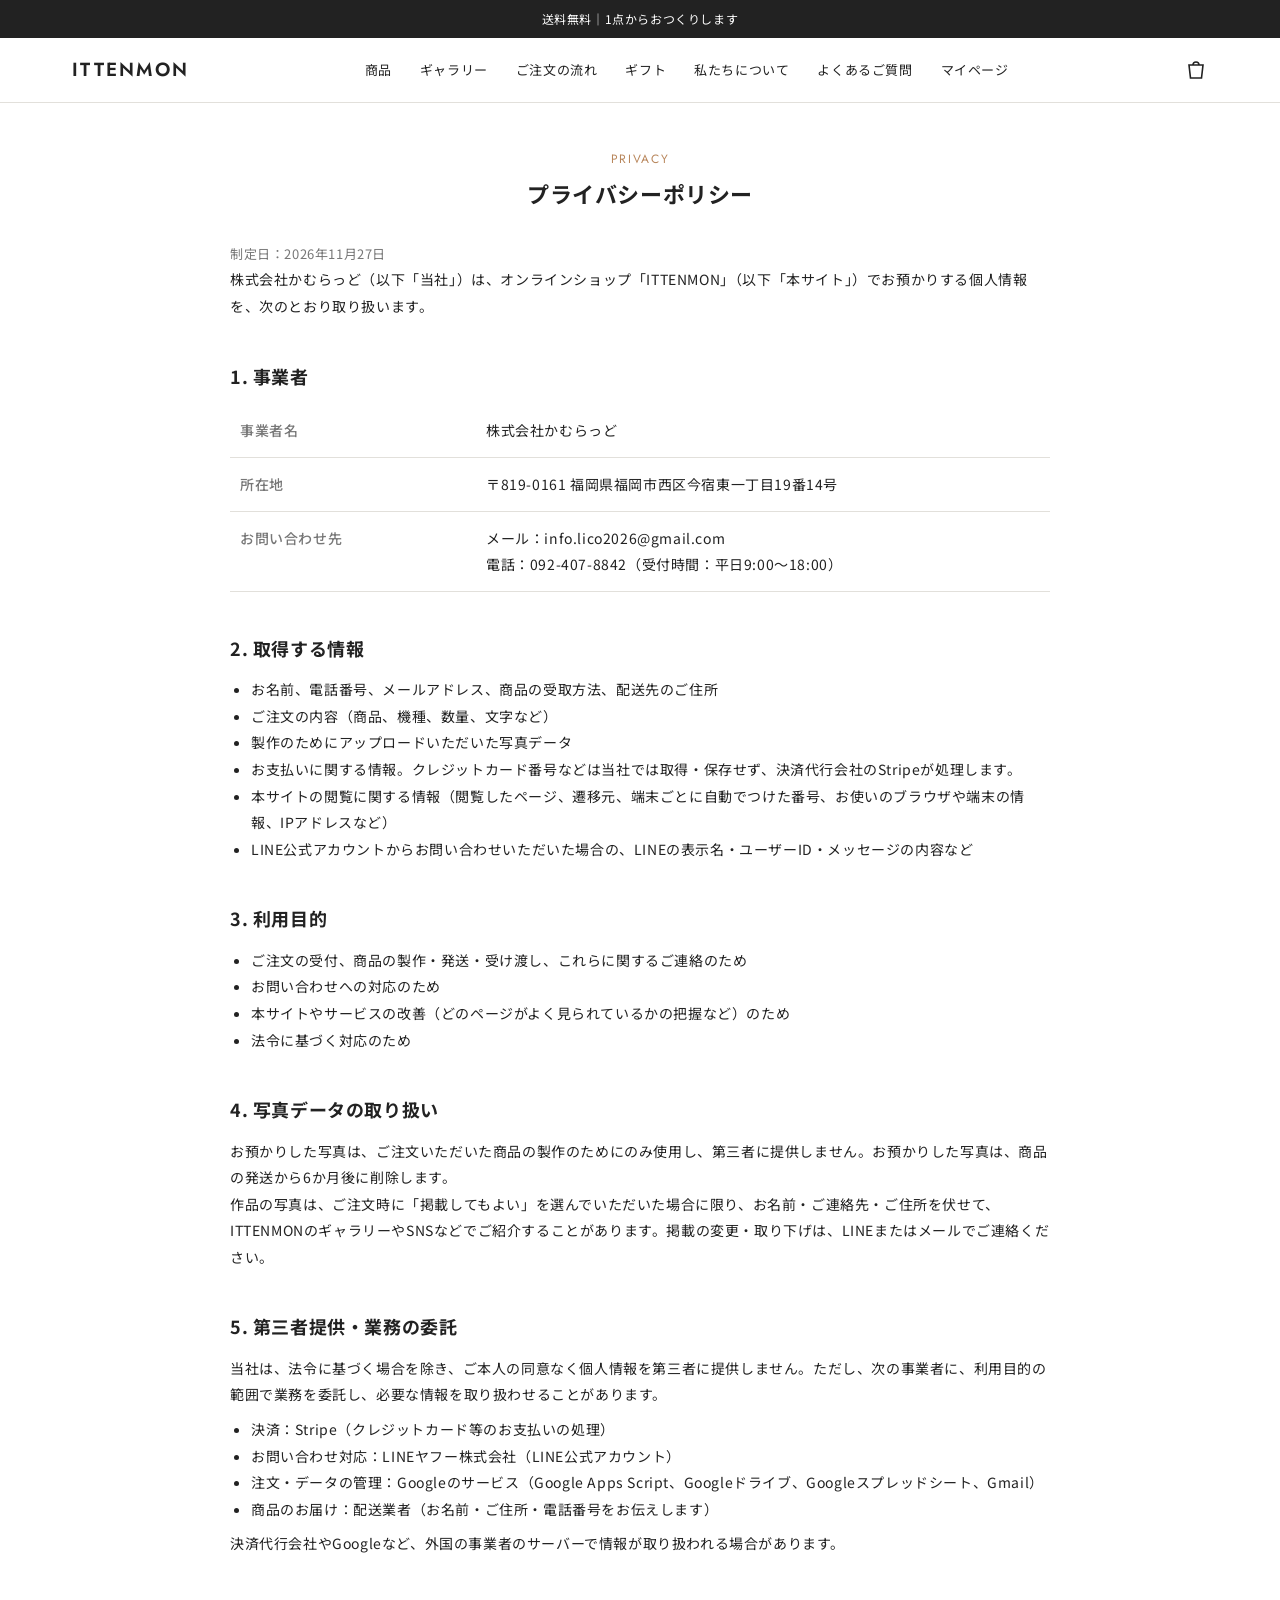
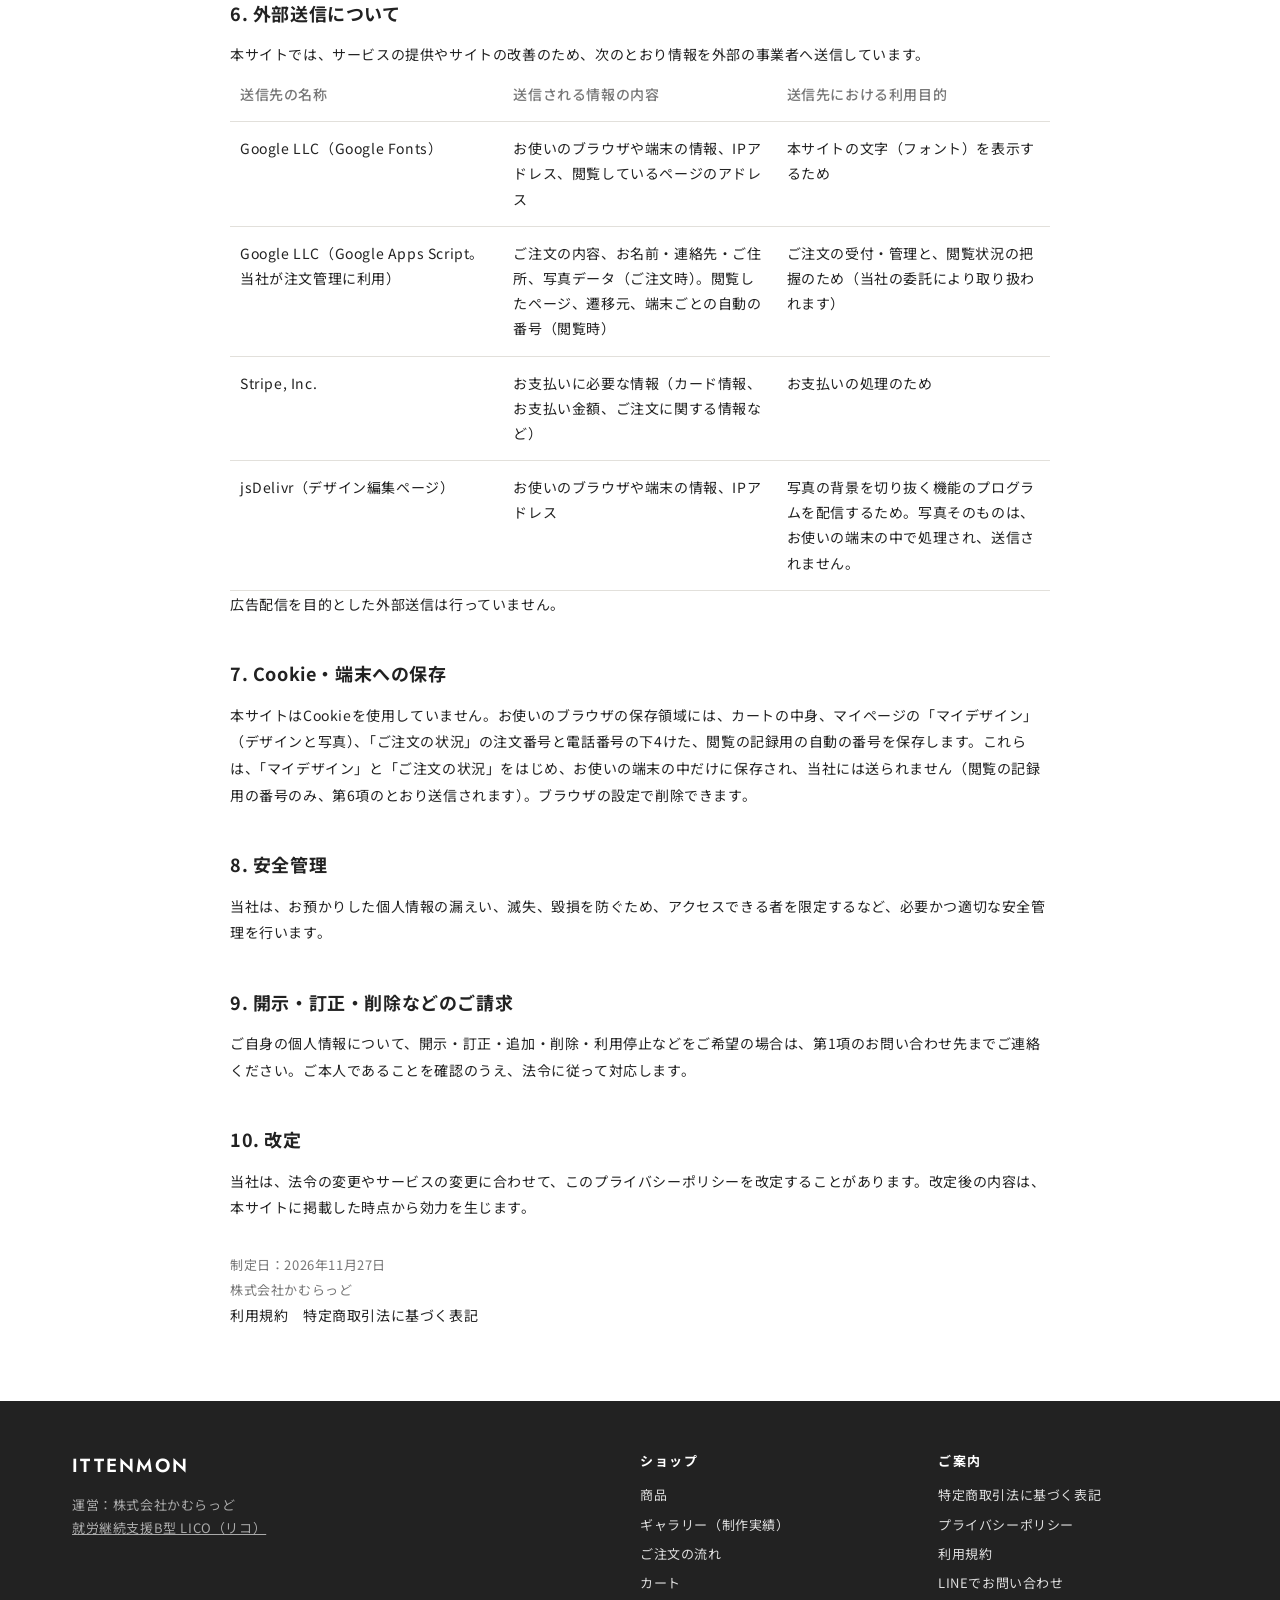
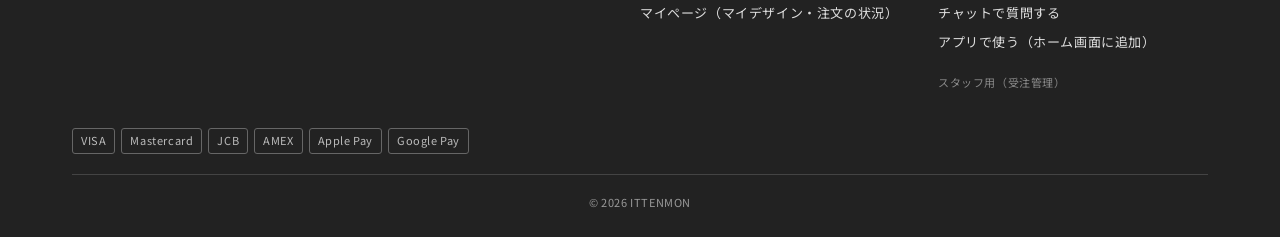
<file: privacy.html>
<!doctype html>
<html lang="ja">
<head>
<meta charset="utf-8">
<meta name="viewport" content="width=device-width, initial-scale=1, viewport-fit=cover">
<title>プライバシーポリシー｜ITTENMON</title>
<meta name="description" content="ITTENMON（運営：株式会社かむらっど）のプライバシーポリシーです。取得する情報、利用目的、写真データの取り扱い、外部送信などをご案内します。">
<link rel="preconnect" href="https://fonts.googleapis.com">
<link rel="preconnect" href="https://fonts.gstatic.com" crossorigin>
<link href="https://fonts.googleapis.com/css2?family=Noto+Sans+JP:wght@400;500;700&family=Jost:wght@400;500;600&display=swap" rel="stylesheet">
<link rel="stylesheet" href="css/shop.css?v=1121k">
<link rel="manifest" href="manifest.webmanifest">
<meta name="theme-color" content="#ffffff">
<link rel="apple-touch-icon" href="img/app/shop-180.png">
<link rel="icon" href="img/app/shop-192.png">
<meta name="apple-mobile-web-app-capable" content="yes">
<meta name="mobile-web-app-capable" content="yes">
<meta name="apple-mobile-web-app-title" content="ITTENMON">
<style>.doc h2{font-size:18px;margin:40px 0 12px}.doc p,.doc li{font-size:14px;line-height:1.9}.doc ul,.doc ol{padding-left:1.4em;margin:8px 0}.doc .date{color:var(--sub);font-size:13px}.doc table th{width:30%}</style>
</head>
<body>
<div id="site-header"></div>
<main class="wrap">
  <div class="page-title"><span class="en">PRIVACY</span><h1>プライバシーポリシー</h1></div>
  <div class="doc">
<p class="date">制定日：2026年11月27日</p>
<p>株式会社かむらっど（以下「当社」）は、オンラインショップ「ITTENMON」（以下「本サイト」）でお預かりする個人情報を、次のとおり取り扱います。</p>

<h2>1. 事業者</h2>
<table>
<tr><th>事業者名</th><td>株式会社かむらっど</td></tr>
<tr><th>所在地</th><td>〒819-0161 福岡県福岡市西区今宿東一丁目19番14号</td></tr>
<tr><th>お問い合わせ先</th><td>メール：info.lico2026@gmail.com<br>電話：092-407-8842（受付時間：平日9:00〜18:00）</td></tr>
</table>

<h2>2. 取得する情報</h2>
<ul>
<li>お名前、電話番号、メールアドレス、商品の受取方法、配送先のご住所</li>
<li>ご注文の内容（商品、機種、数量、文字など）</li>
<li>製作のためにアップロードいただいた写真データ</li>
<li>お支払いに関する情報。クレジットカード番号などは当社では取得・保存せず、決済代行会社のStripeが処理します。</li>
<li>本サイトの閲覧に関する情報（閲覧したページ、遷移元、端末ごとに自動でつけた番号、お使いのブラウザや端末の情報、IPアドレスなど）</li>
<li>LINE公式アカウントからお問い合わせいただいた場合の、LINEの表示名・ユーザーID・メッセージの内容など</li>
</ul>

<h2>3. 利用目的</h2>
<ul>
<li>ご注文の受付、商品の製作・発送・受け渡し、これらに関するご連絡のため</li>
<li>お問い合わせへの対応のため</li>
<li>本サイトやサービスの改善（どのページがよく見られているかの把握など）のため</li>
<li>法令に基づく対応のため</li>
</ul>

<h2>4. 写真データの取り扱い</h2>
<p>お預かりした写真は、ご注文いただいた商品の製作のためにのみ使用し、第三者に提供しません。お預かりした写真は、商品の発送から6か月後に削除します。<br>作品の写真は、ご注文時に「掲載してもよい」を選んでいただいた場合に限り、お名前・ご連絡先・ご住所を伏せて、ITTENMONのギャラリーやSNSなどでご紹介することがあります。掲載の変更・取り下げは、LINEまたはメールでご連絡ください。</p>

<h2>5. 第三者提供・業務の委託</h2>
<p>当社は、法令に基づく場合を除き、ご本人の同意なく個人情報を第三者に提供しません。ただし、次の事業者に、利用目的の範囲で業務を委託し、必要な情報を取り扱わせることがあります。</p>
<ul>
<li>決済：Stripe（クレジットカード等のお支払いの処理）</li>
<li>お問い合わせ対応：LINEヤフー株式会社（LINE公式アカウント）</li>
<li>注文・データの管理：Googleのサービス（Google Apps Script、Googleドライブ、Googleスプレッドシート、Gmail）</li>
<li>商品のお届け：配送業者（お名前・ご住所・電話番号をお伝えします）</li>
</ul>
<p>決済代行会社やGoogleなど、外国の事業者のサーバーで情報が取り扱われる場合があります。</p>

<h2>6. 外部送信について</h2>
<p>本サイトでは、サービスの提供やサイトの改善のため、次のとおり情報を外部の事業者へ送信しています。</p>
<table>
<tr><th>送信先の名称</th><th>送信される情報の内容</th><th>送信先における利用目的</th></tr>
<tr><td>Google LLC（Google Fonts）</td><td>お使いのブラウザや端末の情報、IPアドレス、閲覧しているページのアドレス</td><td>本サイトの文字（フォント）を表示するため</td></tr>
<tr><td>Google LLC（Google Apps Script。当社が注文管理に利用）</td><td>ご注文の内容、お名前・連絡先・ご住所、写真データ（ご注文時）。閲覧したページ、遷移元、端末ごとの自動の番号（閲覧時）</td><td>ご注文の受付・管理と、閲覧状況の把握のため（当社の委託により取り扱われます）</td></tr>
<tr><td>Stripe, Inc.</td><td>お支払いに必要な情報（カード情報、お支払い金額、ご注文に関する情報など）</td><td>お支払いの処理のため</td></tr>
<tr><td>jsDelivr（デザイン編集ページ）</td><td>お使いのブラウザや端末の情報、IPアドレス</td><td>写真の背景を切り抜く機能のプログラムを配信するため。写真そのものは、お使いの端末の中で処理され、送信されません。</td></tr>
</table>
<p>広告配信を目的とした外部送信は行っていません。</p>

<h2>7. Cookie・端末への保存</h2>
<p>本サイトはCookieを使用していません。お使いのブラウザの保存領域には、カートの中身、マイページの「マイデザイン」（デザインと写真）、「ご注文の状況」の注文番号と電話番号の下4けた、閲覧の記録用の自動の番号を保存します。これらは、「マイデザイン」と「ご注文の状況」をはじめ、お使いの端末の中だけに保存され、当社には送られません（閲覧の記録用の番号のみ、第6項のとおり送信されます）。ブラウザの設定で削除できます。</p>

<h2>8. 安全管理</h2>
<p>当社は、お預かりした個人情報の漏えい、滅失、毀損を防ぐため、アクセスできる者を限定するなど、必要かつ適切な安全管理を行います。</p>

<h2>9. 開示・訂正・削除などのご請求</h2>
<p>ご自身の個人情報について、開示・訂正・追加・削除・利用停止などをご希望の場合は、第1項のお問い合わせ先までご連絡ください。ご本人であることを確認のうえ、法令に従って対応します。</p>

<h2>10. 改定</h2>
<p>当社は、法令の変更やサービスの変更に合わせて、このプライバシーポリシーを改定することがあります。改定後の内容は、本サイトに掲載した時点から効力を生じます。</p>

<p class="date" style="margin-top:32px">制定日：2026年11月27日<br>株式会社かむらっど</p>
<p><a href="terms.html">利用規約</a>　<a href="tokushoho.html">特定商取引法に基づく表記</a></p>
  </div>
</main>
<div id="site-footer"></div>
<script src="js/config.js?v=1125a"></script>
<script src="js/common.js?v=1127a"></script>
<script src="js/chatbot.js?v=1121g" defer></script>
<script>window.LICO.chrome();</script>
</body>
</html>
</file>
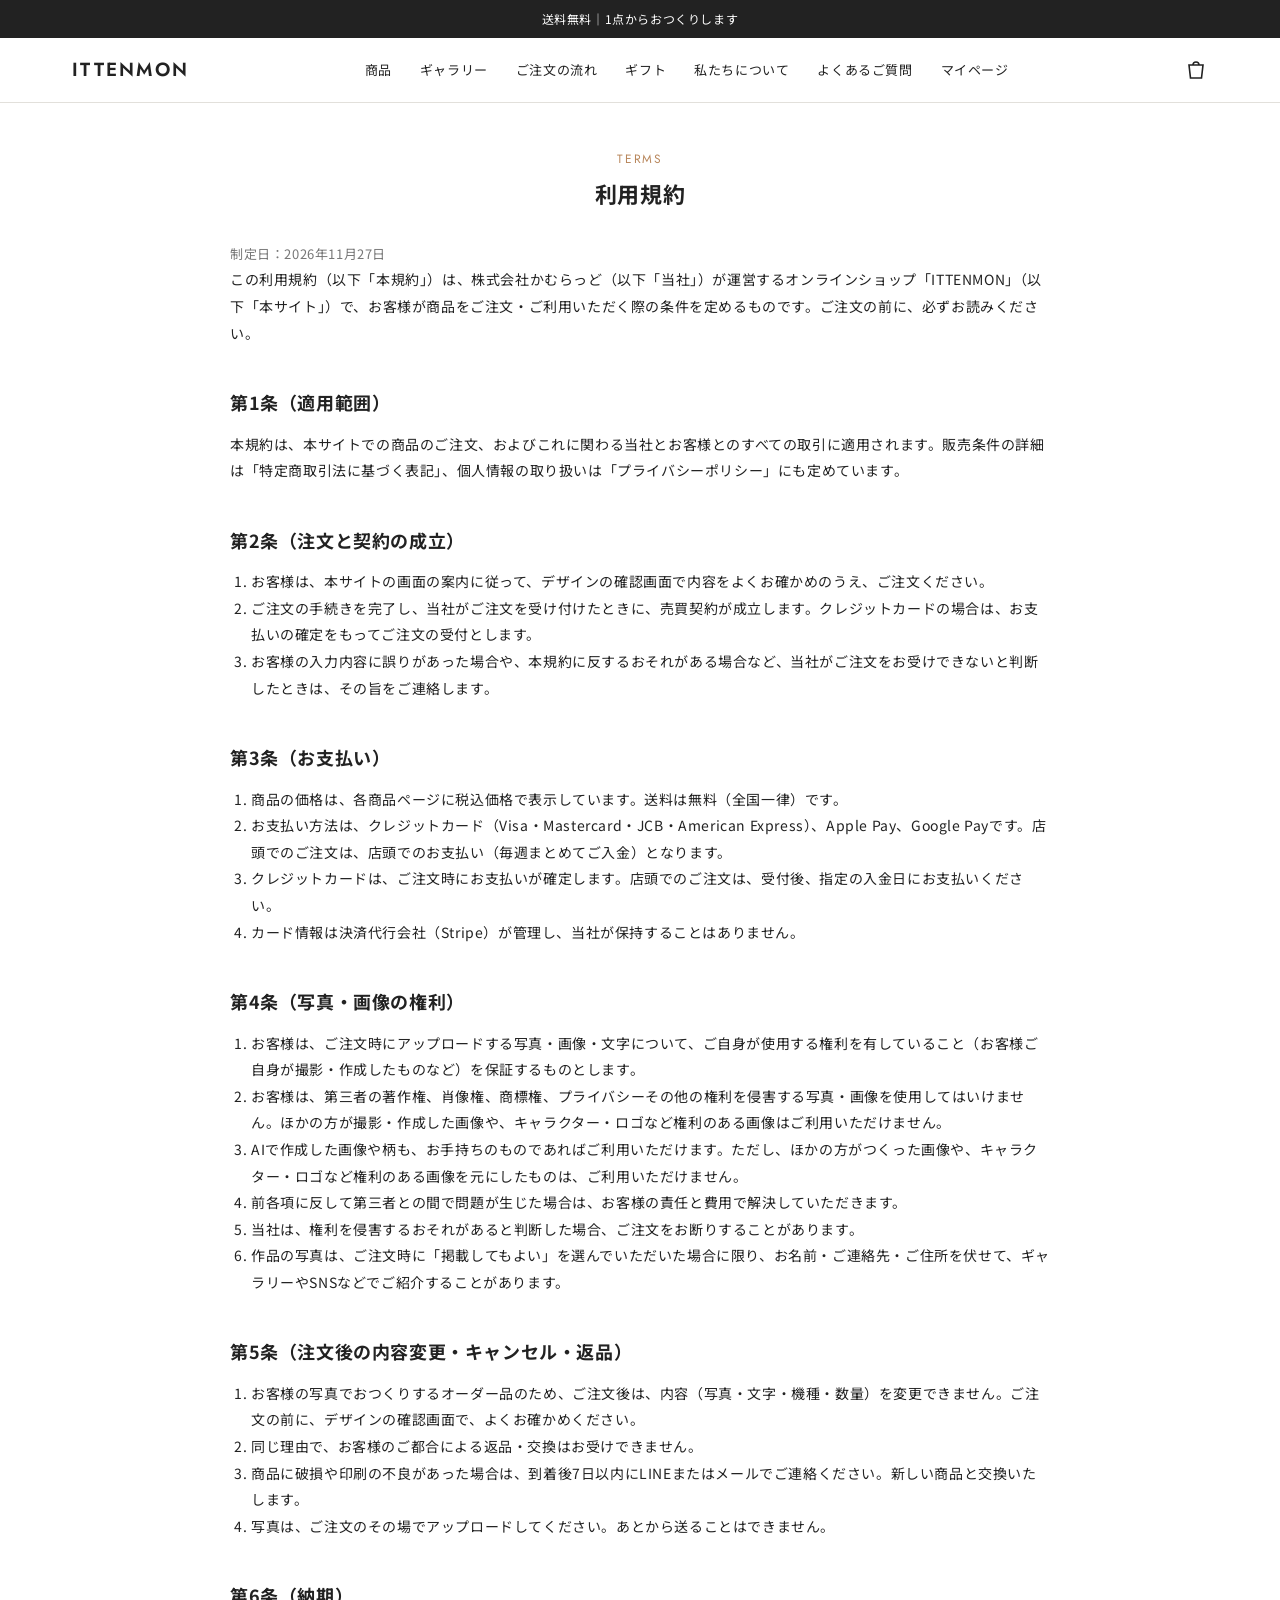
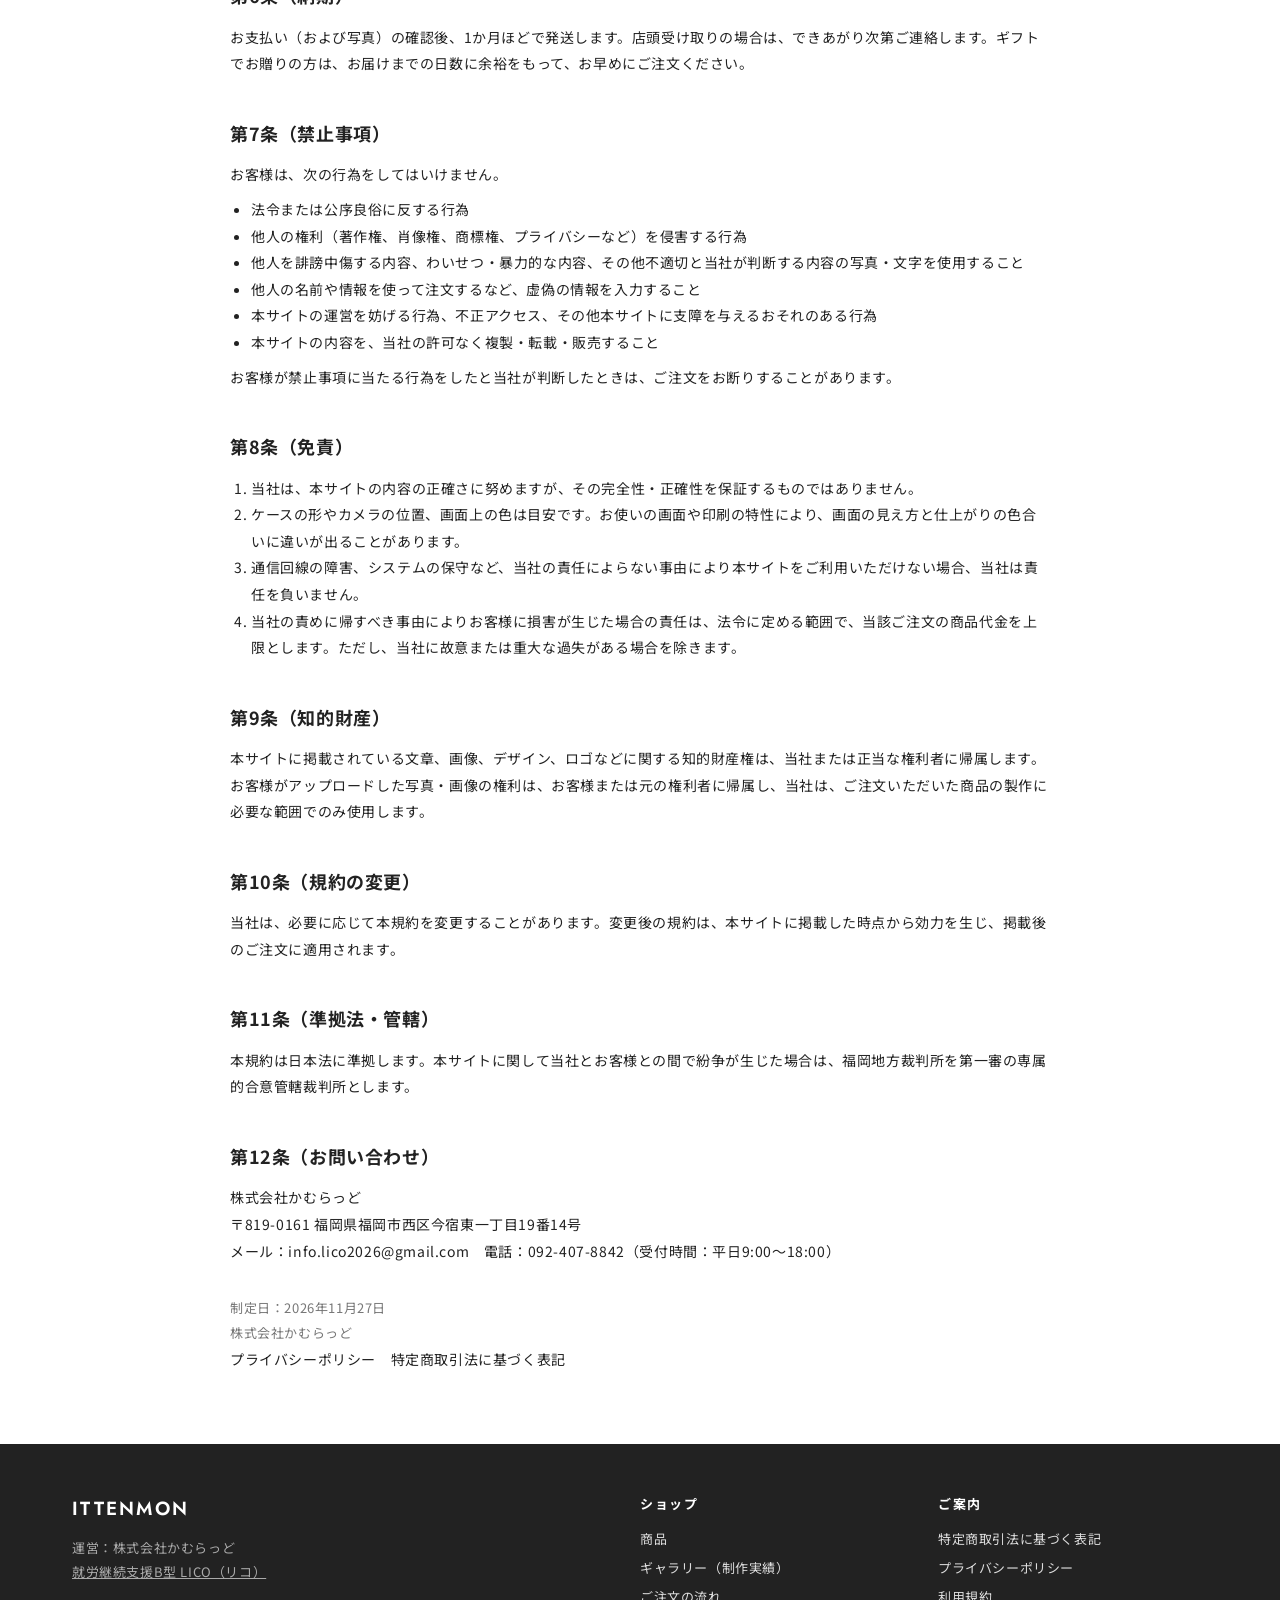
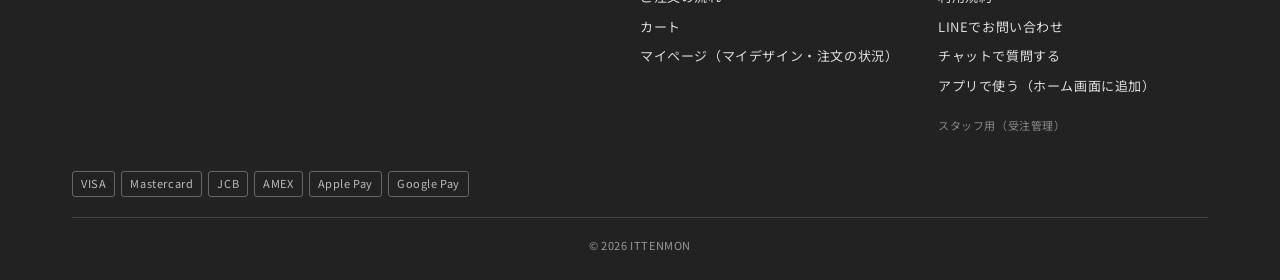
<file: terms.html>
<!doctype html>
<html lang="ja">
<head>
<meta charset="utf-8">
<meta name="viewport" content="width=device-width, initial-scale=1, viewport-fit=cover">
<title>利用規約｜ITTENMON</title>
<meta name="description" content="ITTENMON（運営：株式会社かむらっど）の利用規約です。ご注文、お支払い、写真の権利、キャンセル・返品、納期などをご案内します。">
<link rel="preconnect" href="https://fonts.googleapis.com">
<link rel="preconnect" href="https://fonts.gstatic.com" crossorigin>
<link href="https://fonts.googleapis.com/css2?family=Noto+Sans+JP:wght@400;500;700&family=Jost:wght@400;500;600&display=swap" rel="stylesheet">
<link rel="stylesheet" href="css/shop.css?v=1121k">
<link rel="manifest" href="manifest.webmanifest">
<meta name="theme-color" content="#ffffff">
<link rel="apple-touch-icon" href="img/app/shop-180.png">
<link rel="icon" href="img/app/shop-192.png">
<meta name="apple-mobile-web-app-capable" content="yes">
<meta name="mobile-web-app-capable" content="yes">
<meta name="apple-mobile-web-app-title" content="ITTENMON">
<style>.doc h2{font-size:18px;margin:40px 0 12px}.doc p,.doc li{font-size:14px;line-height:1.9}.doc ul,.doc ol{padding-left:1.4em;margin:8px 0}.doc .date{color:var(--sub);font-size:13px}.doc table th{width:30%}</style>
</head>
<body>
<div id="site-header"></div>
<main class="wrap">
  <div class="page-title"><span class="en">TERMS</span><h1>利用規約</h1></div>
  <div class="doc">
<p class="date">制定日：2026年11月27日</p>
<p>この利用規約（以下「本規約」）は、株式会社かむらっど（以下「当社」）が運営するオンラインショップ「ITTENMON」（以下「本サイト」）で、お客様が商品をご注文・ご利用いただく際の条件を定めるものです。ご注文の前に、必ずお読みください。</p>

<h2>第1条（適用範囲）</h2>
<p>本規約は、本サイトでの商品のご注文、およびこれに関わる当社とお客様とのすべての取引に適用されます。販売条件の詳細は「<a href="tokushoho.html">特定商取引法に基づく表記</a>」、個人情報の取り扱いは「<a href="privacy.html">プライバシーポリシー</a>」にも定めています。</p>

<h2>第2条（注文と契約の成立）</h2>
<ol>
<li>お客様は、本サイトの画面の案内に従って、デザインの確認画面で内容をよくお確かめのうえ、ご注文ください。</li>
<li>ご注文の手続きを完了し、当社がご注文を受け付けたときに、売買契約が成立します。クレジットカードの場合は、お支払いの確定をもってご注文の受付とします。</li>
<li>お客様の入力内容に誤りがあった場合や、本規約に反するおそれがある場合など、当社がご注文をお受けできないと判断したときは、その旨をご連絡します。</li>
</ol>

<h2>第3条（お支払い）</h2>
<ol>
<li>商品の価格は、各商品ページに税込価格で表示しています。送料は無料（全国一律）です。</li>
<li>お支払い方法は、クレジットカード（Visa・Mastercard・JCB・American Express）、Apple Pay、Google Payです。店頭でのご注文は、店頭でのお支払い（毎週まとめてご入金）となります。</li>
<li>クレジットカードは、ご注文時にお支払いが確定します。店頭でのご注文は、受付後、指定の入金日にお支払いください。</li>
<li>カード情報は決済代行会社（Stripe）が管理し、当社が保持することはありません。</li>
</ol>

<h2>第4条（写真・画像の権利）</h2>
<ol>
<li>お客様は、ご注文時にアップロードする写真・画像・文字について、ご自身が使用する権利を有していること（お客様ご自身が撮影・作成したものなど）を保証するものとします。</li>
<li>お客様は、第三者の著作権、肖像権、商標権、プライバシーその他の権利を侵害する写真・画像を使用してはいけません。ほかの方が撮影・作成した画像や、キャラクター・ロゴなど権利のある画像はご利用いただけません。</li>
<li>AIで作成した画像や柄も、お手持ちのものであればご利用いただけます。ただし、ほかの方がつくった画像や、キャラクター・ロゴなど権利のある画像を元にしたものは、ご利用いただけません。</li>
<li>前各項に反して第三者との間で問題が生じた場合は、お客様の責任と費用で解決していただきます。</li>
<li>当社は、権利を侵害するおそれがあると判断した場合、ご注文をお断りすることがあります。</li>
<li>作品の写真は、ご注文時に「掲載してもよい」を選んでいただいた場合に限り、お名前・ご連絡先・ご住所を伏せて、ギャラリーやSNSなどでご紹介することがあります。</li>
</ol>

<h2>第5条（注文後の内容変更・キャンセル・返品）</h2>
<ol>
<li>お客様の写真でおつくりするオーダー品のため、ご注文後は、内容（写真・文字・機種・数量）を変更できません。ご注文の前に、デザインの確認画面で、よくお確かめください。</li>
<li>同じ理由で、お客様のご都合による返品・交換はお受けできません。</li>
<li>商品に破損や印刷の不良があった場合は、到着後7日以内にLINEまたはメールでご連絡ください。新しい商品と交換いたします。</li>
<li>写真は、ご注文のその場でアップロードしてください。あとから送ることはできません。</li>
</ol>

<h2>第6条（納期）</h2>
<p>お支払い（および写真）の確認後、1か月ほどで発送します。店頭受け取りの場合は、できあがり次第ご連絡します。ギフトでお贈りの方は、お届けまでの日数に余裕をもって、お早めにご注文ください。</p>

<h2>第7条（禁止事項）</h2>
<p>お客様は、次の行為をしてはいけません。</p>
<ul>
<li>法令または公序良俗に反する行為</li>
<li>他人の権利（著作権、肖像権、商標権、プライバシーなど）を侵害する行為</li>
<li>他人を誹謗中傷する内容、わいせつ・暴力的な内容、その他不適切と当社が判断する内容の写真・文字を使用すること</li>
<li>他人の名前や情報を使って注文するなど、虚偽の情報を入力すること</li>
<li>本サイトの運営を妨げる行為、不正アクセス、その他本サイトに支障を与えるおそれのある行為</li>
<li>本サイトの内容を、当社の許可なく複製・転載・販売すること</li>
</ul>
<p>お客様が禁止事項に当たる行為をしたと当社が判断したときは、ご注文をお断りすることがあります。</p>

<h2>第8条（免責）</h2>
<ol>
<li>当社は、本サイトの内容の正確さに努めますが、その完全性・正確性を保証するものではありません。</li>
<li>ケースの形やカメラの位置、画面上の色は目安です。お使いの画面や印刷の特性により、画面の見え方と仕上がりの色合いに違いが出ることがあります。</li>
<li>通信回線の障害、システムの保守など、当社の責任によらない事由により本サイトをご利用いただけない場合、当社は責任を負いません。</li>
<li>当社の責めに帰すべき事由によりお客様に損害が生じた場合の責任は、法令に定める範囲で、当該ご注文の商品代金を上限とします。ただし、当社に故意または重大な過失がある場合を除きます。</li>
</ol>

<h2>第9条（知的財産）</h2>
<p>本サイトに掲載されている文章、画像、デザイン、ロゴなどに関する知的財産権は、当社または正当な権利者に帰属します。お客様がアップロードした写真・画像の権利は、お客様または元の権利者に帰属し、当社は、ご注文いただいた商品の製作に必要な範囲でのみ使用します。</p>

<h2>第10条（規約の変更）</h2>
<p>当社は、必要に応じて本規約を変更することがあります。変更後の規約は、本サイトに掲載した時点から効力を生じ、掲載後のご注文に適用されます。</p>

<h2>第11条（準拠法・管轄）</h2>
<p>本規約は日本法に準拠します。本サイトに関して当社とお客様との間で紛争が生じた場合は、福岡地方裁判所を第一審の専属的合意管轄裁判所とします。</p>

<h2>第12条（お問い合わせ）</h2>
<p>株式会社かむらっど<br>〒819-0161 福岡県福岡市西区今宿東一丁目19番14号<br>メール：info.lico2026@gmail.com　電話：092-407-8842（受付時間：平日9:00〜18:00）</p>

<p class="date" style="margin-top:32px">制定日：2026年11月27日<br>株式会社かむらっど</p>
<p><a href="privacy.html">プライバシーポリシー</a>　<a href="tokushoho.html">特定商取引法に基づく表記</a></p>
  </div>
</main>
<div id="site-footer"></div>
<script src="js/config.js?v=1125a"></script>
<script src="js/common.js?v=1127a"></script>
<script src="js/chatbot.js?v=1121g" defer></script>
<script>window.LICO.chrome();</script>
</body>
</html>
</file>
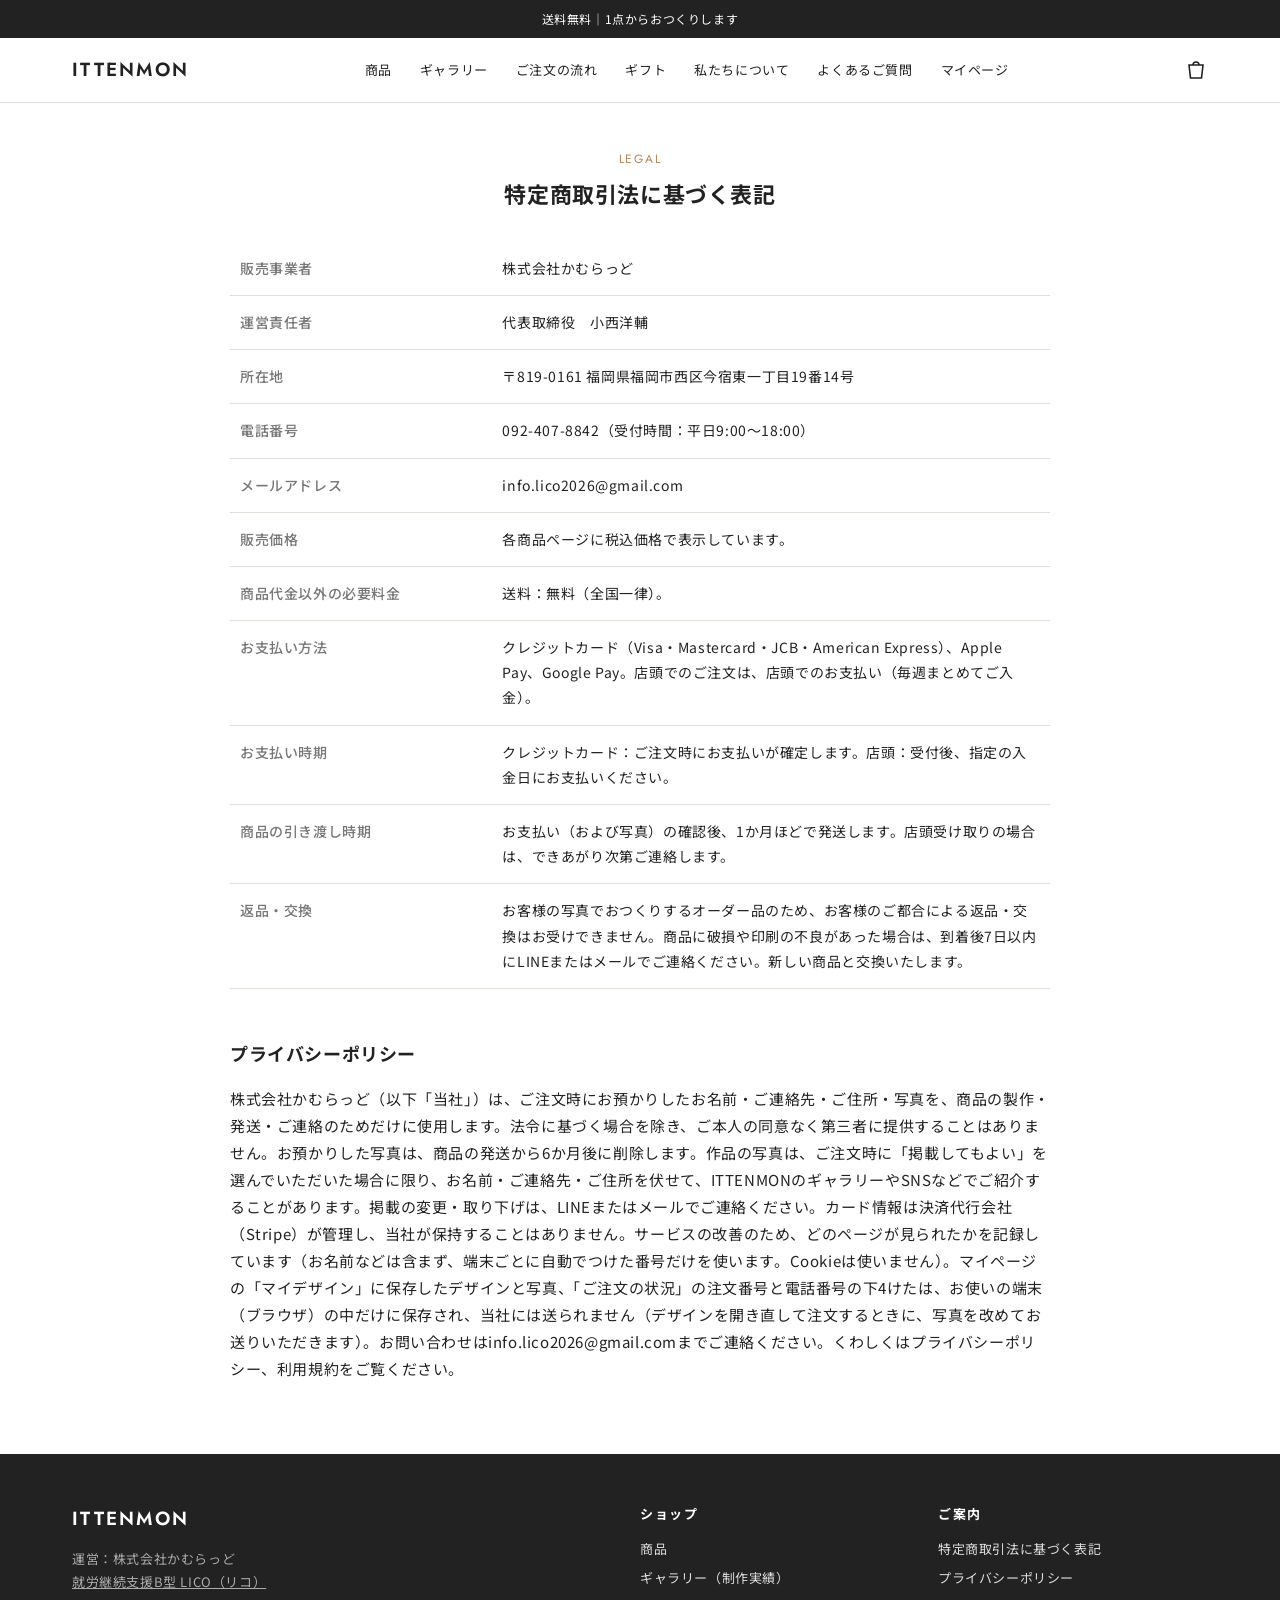
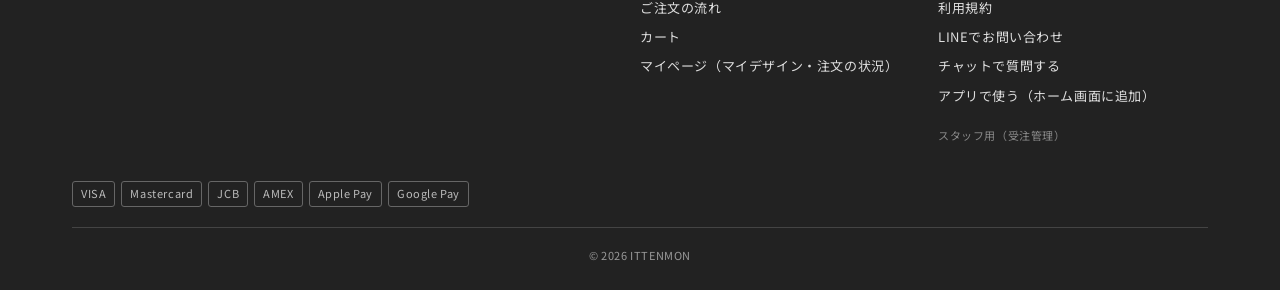
<file: tokushoho.html>
<!doctype html>
<html lang="ja">
<head>
<meta charset="utf-8">
<meta name="viewport" content="width=device-width, initial-scale=1, viewport-fit=cover">
<title>特定商取引法に基づく表記｜ITTENMON</title>
<link rel="preconnect" href="https://fonts.googleapis.com">
<link rel="preconnect" href="https://fonts.gstatic.com" crossorigin>
<link href="https://fonts.googleapis.com/css2?family=Noto+Sans+JP:wght@400;500;700&family=Jost:wght@400;500;600&display=swap" rel="stylesheet">
<link rel="stylesheet" href="css/shop.css?v=1121k">
<link rel="manifest" href="manifest.webmanifest">
<meta name="theme-color" content="#ffffff">
<link rel="apple-touch-icon" href="img/app/shop-180.png">
<link rel="icon" href="img/app/shop-192.png">
<meta name="apple-mobile-web-app-capable" content="yes">
<meta name="mobile-web-app-capable" content="yes">
<meta name="apple-mobile-web-app-title" content="ITTENMON">
</head>
<body>
<div id="site-header"></div>
<main class="wrap">
  <div class="page-title"><span class="en">LEGAL</span><h1>特定商取引法に基づく表記</h1></div>
  <div class="doc">
    <table>
      <tr><th>販売事業者</th><td>株式会社かむらっど</td></tr>
      <tr><th>運営責任者</th><td>代表取締役　小西洋輔</td></tr>
      <tr><th>所在地</th><td>〒819-0161 福岡県福岡市西区今宿東一丁目19番14号</td></tr>
      <tr><th>電話番号</th><td>092-407-8842（受付時間：平日9:00〜18:00）</td></tr>
      <tr><th>メールアドレス</th><td>info.lico2026@gmail.com</td></tr>
      <tr><th>販売価格</th><td>各商品ページに税込価格で表示しています。</td></tr>
      <tr><th>商品代金以外の必要料金</th><td>送料：無料（全国一律）。</td></tr>
      <tr><th>お支払い方法</th><td>クレジットカード（Visa・Mastercard・JCB・American Express）、Apple Pay、Google Pay。店頭でのご注文は、店頭でのお支払い（毎週まとめてご入金）。</td></tr>
      <tr><th>お支払い時期</th><td>クレジットカード：ご注文時にお支払いが確定します。店頭：受付後、指定の入金日にお支払いください。</td></tr>
      <tr><th>商品の引き渡し時期</th><td>お支払い（および写真）の確認後、1か月ほどで発送します。店頭受け取りの場合は、できあがり次第ご連絡します。</td></tr>
      <tr><th>返品・交換</th><td>お客様の写真でおつくりするオーダー品のため、お客様のご都合による返品・交換はお受けできません。商品に破損や印刷の不良があった場合は、到着後7日以内にLINEまたはメールでご連絡ください。新しい商品と交換いたします。</td></tr>
    </table>

    <h2 id="privacy" style="font-size:18px;margin:48px 0 16px">プライバシーポリシー</h2>
    <p>株式会社かむらっど（以下「当社」）は、ご注文時にお預かりしたお名前・ご連絡先・ご住所・写真を、商品の製作・発送・ご連絡のためだけに使用します。法令に基づく場合を除き、ご本人の同意なく第三者に提供することはありません。お預かりした写真は、商品の発送から6か月後に削除します。作品の写真は、ご注文時に「掲載してもよい」を選んでいただいた場合に限り、お名前・ご連絡先・ご住所を伏せて、ITTENMONのギャラリーやSNSなどでご紹介することがあります。掲載の変更・取り下げは、LINEまたはメールでご連絡ください。カード情報は決済代行会社（Stripe）が管理し、当社が保持することはありません。サービスの改善のため、どのページが見られたかを記録しています（お名前などは含まず、端末ごとに自動でつけた番号だけを使います。Cookieは使いません）。マイページの「マイデザイン」に保存したデザインと写真、「ご注文の状況」の注文番号と電話番号の下4けたは、お使いの端末（ブラウザ）の中だけに保存され、当社には送られません（デザインを開き直して注文するときに、写真を改めてお送りいただきます）。お問い合わせはinfo.lico2026@gmail.comまでご連絡ください。くわしくは<a href="privacy.html">プライバシーポリシー</a>、<a href="terms.html">利用規約</a>をご覧ください。</p>
  </div>
</main>
<div id="site-footer"></div>
<script src="js/config.js?v=1125a"></script>
<script src="js/common.js?v=1127a"></script>
<script src="js/chatbot.js?v=1121g" defer></script>
<script>window.LICO.chrome();</script>
</body>
</html>
</file>
<file: css/shop.css>
/* ITTENMON 共通スタイル（白ベース・墨色＋アクセント1色） */
:root{
  --bg:#ffffff; --bg-sub:#f4f3f0; --panel:#ececea; --text:#222; --sub:#777; --line:#e2e0db;
  --accent:#b8865b; --danger:#b3261e; --img:#e9e7e2; --max:1200px;
  --f-body:"Noto Sans JP","Hiragino Sans",sans-serif; --f-en:"Jost","Noto Sans JP",sans-serif;
}
*{box-sizing:border-box;margin:0;padding:0}
html{scroll-behavior:smooth}
body{background:var(--bg);color:var(--text);font-family:var(--f-body);font-size:15px;line-height:1.8;letter-spacing:.04em}
a{color:inherit;text-decoration:none}
img{max-width:100%;display:block}
[hidden]{display:none!important}
button,input,select,textarea{font:inherit;color:inherit}
.wrap{max-width:var(--max);margin:0 auto;padding-inline:16px}
@media(min-width:768px){.wrap{padding-inline:32px}}
.en{font-family:var(--f-en);letter-spacing:.14em}
:focus-visible{outline:2px solid var(--accent);outline-offset:2px}

/* お知らせバー・ヘッダー */
.notice{background:var(--text);color:#fff;font-size:12px;text-align:center;padding:8px 16px}
.mode-bar{background:var(--accent);color:#fff;font-size:13px;text-align:center;padding:8px 16px;font-weight:700}
header.site{position:sticky;top:env(safe-area-inset-top,0px);z-index:50;background:rgba(255,255,255,.96);border-bottom:1px solid var(--line);backdrop-filter:blur(6px)}
.head{display:flex;align-items:center;justify-content:space-between;height:64px;gap:16px}
.logo{font-family:var(--f-en);font-weight:600;font-size:19px;letter-spacing:.12em;white-space:nowrap}
.gnav{display:none;gap:28px;font-size:13px}
.gnav a:hover{color:var(--accent)}
@media(min-width:960px){.gnav{display:flex}}
.cart-link{position:relative;display:flex;align-items:center}
.cart-link svg{width:24px;height:24px}
.cart-count{position:absolute;top:-6px;right:-9px;background:var(--accent);color:#fff;font-size:10px;min-width:17px;height:17px;border-radius:9px;display:flex;align-items:center;justify-content:center;padding:0 4px}
.cart-count[data-n="0"]{display:none}

/* ボタン */
.btn{display:inline-flex;align-items:center;justify-content:center;gap:8px;background:var(--text);color:#fff;padding:15px 36px;font-size:15px;letter-spacing:.1em;border:0;cursor:pointer;transition:.2s}
.btn:hover{background:var(--accent)}
.btn:disabled{background:#bbb;cursor:not-allowed}
.btn-line{background:#fff;color:var(--text);border:1px solid var(--text)}
.btn-line:hover{background:var(--text);color:#fff}
.btn-block{width:100%}

/* 商品ページ */
.p-head{text-align:center;padding:40px 0 24px}
.p-head .series{font-size:12px;color:var(--sub)}
.p-head h1{font-size:clamp(20px,3vw,28px);font-weight:700;line-height:1.5;margin-top:6px;text-wrap:balance}
.p-head .price{font-family:var(--f-en);font-size:22px;margin-top:10px}
.p-head .price small{font-family:var(--f-body);font-size:12px;color:var(--sub);margin-left:4px}
.price-bar{position:sticky;top:calc(env(safe-area-inset-top,0px) + 64px);z-index:40;background:rgba(255,255,255,.97);border-bottom:1px solid var(--line);text-align:center;padding:8px 16px;font-family:var(--f-en);font-size:18px;transform:translateY(-100%);opacity:0;pointer-events:none;transition:.2s}
.price-bar.show{transform:none;opacity:1}
.p-main{display:grid;gap:32px;padding-bottom:56px}
@media(min-width:900px){.p-main{grid-template-columns:1fr 1fr;gap:48px;align-items:start}}
.p-media{display:flex;flex-direction:column;gap:12px;min-width:0}
@media(min-width:900px){.p-media{position:sticky;top:140px}}
.p-main-img{aspect-ratio:1;background:var(--bg-sub);display:flex;align-items:center;justify-content:center;overflow:hidden;position:relative}
.thumbs{display:grid;grid-template-columns:repeat(5,1fr);gap:8px}
.thumbs button{aspect-ratio:1;border:1px solid var(--line);background:var(--bg-sub);padding:0;cursor:pointer;overflow:hidden}
.thumbs button[aria-current="true"]{border:2px solid var(--text)}
.thumbs img{width:100%;height:100%;object-fit:cover}

/* ケースのプレビュー */
.mock{width:46%;max-width:260px;aspect-ratio:9/19;border-radius:15% / 7%;background:#d9d6cf;box-shadow:0 18px 40px rgba(0,0,0,.18), inset 0 0 0 3px rgba(255,255,255,.4);position:relative;overflow:hidden}
.mock img{width:100%;height:100%;object-fit:cover}
.mock .cam{position:absolute;top:3.5%;left:6%;width:36%;aspect-ratio:1;border-radius:22%;background:rgba(30,30,30,.82);box-shadow:inset 0 0 0 2px rgba(255,255,255,.18)}
.mock .txt{position:absolute;left:8%;right:8%;bottom:9%;text-align:center;font-size:clamp(16px,2.6vw,26px);line-height:1.3;overflow-wrap:anywhere;text-shadow:0 1px 3px rgba(0,0,0,.35)}
.mock .empty{position:absolute;inset:0;display:flex;align-items:center;justify-content:center;text-align:center;font-size:12px;color:#8d887e;padding:20px}
.mock-cap{font-size:12px;color:var(--sub);text-align:center}

.p-info{display:flex;flex-direction:column;gap:20px;min-width:0}
.p-lead{white-space:pre-line}
.p-note{font-size:12px;color:var(--sub)}
.co-title{font-family:var(--f-en);font-weight:600;font-size:18px;letter-spacing:.12em;margin-top:8px}
.steps{list-style:none;display:flex;flex-direction:column}
.steps li{display:flex;align-items:center;gap:16px;position:relative;padding:6px 0}
.steps li+li::before{content:"▼";position:absolute;left:26px;top:-9px;font-size:8px;color:#aaa}
.steps .no{font-family:var(--f-en);font-size:11px;color:var(--sub);width:84px;flex-shrink:0;white-space:nowrap}
.steps a{border-bottom:1px solid transparent}
.steps a:hover{border-color:var(--text)}
.steps .done{color:var(--accent);font-size:12px}

.form-panel{background:var(--panel);padding:24px 20px;display:flex;flex-direction:column;gap:22px}
@media(min-width:600px){.form-panel{padding:28px 32px}}
.fld{display:flex;flex-direction:column;gap:8px;min-width:0}
.fld>label,.fld>.lbl{font-weight:700;font-size:14px}
.fld .req{color:var(--danger);font-size:11px;margin-left:6px;font-weight:400}
.fld .opt{color:var(--sub);font-size:11px;margin-left:6px;font-weight:400}
.fld input[type=text],.fld input[type=email],.fld input[type=tel],.fld select,.fld textarea{width:100%;background:#fff;border:1px solid #d6d3cc;padding:12px;font-size:15px;border-radius:0}
.fld select{max-width:340px}
.fld .help{font-size:12px;color:var(--sub)}
.fld .err{font-size:12px;color:var(--danger)}
.upload{display:flex;gap:14px;align-items:center;flex-wrap:wrap}
.upload .pick{display:inline-flex;align-items:center;gap:8px;background:#fff;border:1px dashed #a9a59c;padding:14px 18px;cursor:pointer}
.upload .pick input{position:absolute;width:1px;height:1px;opacity:0}
.upload .pv{width:72px;height:72px;object-fit:cover;border:1px solid var(--line);background:#fff}
.upload .state{font-size:13px}
.check{display:flex;gap:8px;align-items:flex-start;font-size:14px;cursor:pointer}
.check input{margin-top:5px}
.swatches{display:flex;gap:10px;flex-wrap:wrap}
.swatches button{background:#fff;border:1px solid #d6d3cc;padding:8px 10px;min-width:74px;cursor:pointer;display:flex;flex-direction:column;align-items:center;gap:4px;font-size:12px}
.swatches button .s{font-size:18px;line-height:1.2}
.swatches button .dot{width:22px;height:22px;border-radius:50%;border:1px solid #bbb}
.swatches button[aria-pressed="true"]{border:2px solid var(--text);padding:7px 9px}
.qty{display:inline-flex;border:1px solid #d6d3cc;background:#fff}
.qty button{width:44px;height:44px;border:0;background:none;font-size:18px;cursor:pointer}
.qty output{width:52px;display:flex;align-items:center;justify-content:center;font-family:var(--f-en);font-size:16px}
.sum-row{display:flex;justify-content:space-between;align-items:baseline;border-top:1px solid #d6d3cc;padding-top:14px}
.sum-row .v{font-family:var(--f-en);font-size:24px;font-variant-numeric:tabular-nums}
.sum-row .v small{font-family:var(--f-body);font-size:12px;color:var(--sub);margin-left:4px}
.ship-note{font-size:13px;color:var(--sub);white-space:pre-line}

/* 説明（CUSTOM LIST）・FAQ */
.c-list{border-top:1px solid var(--line);padding-block:48px;display:flex;flex-direction:column;gap:36px;max-width:760px;margin:0 auto}
.c-list h2{font-family:var(--f-en);font-size:18px;letter-spacing:.14em;text-align:center}
.c-item h3{font-size:16px;margin-bottom:8px}
.c-item p{color:#444;white-space:pre-line}
.c-item .back{display:inline-block;margin-top:10px;font-size:12px;color:var(--sub);border-bottom:1px solid var(--sub)}
.faq{max-width:760px;margin:0 auto;padding-bottom:64px}
.faq h2{font-family:var(--f-en);font-size:18px;letter-spacing:.14em;text-align:center;margin-bottom:20px}
.faq details{border-bottom:1px solid var(--line);padding:16px 4px}
.faq summary{cursor:pointer;font-weight:500;list-style:none;display:flex;justify-content:space-between;gap:12px}
.faq summary::after{content:"＋";color:var(--sub)}
.faq details[open] summary::after{content:"－"}
.faq details p{margin-top:10px;color:#444}

/* カート・注文情報 */
.page-title{text-align:center;padding:40px 0 28px}
.page-title .en{font-size:12px;color:var(--accent)}
.page-title h1{font-size:22px;margin-top:4px}
.cart-grid{display:grid;gap:32px;padding-bottom:64px}
@media(min-width:900px){.cart-grid{grid-template-columns:1.2fr 1fr;align-items:start}}
.ci{display:grid;grid-template-columns:88px 1fr;gap:16px;padding:18px 0;border-bottom:1px solid var(--line)}
.ci img,.ci .noimg{width:88px;height:88px;object-fit:contain;background:var(--bg-sub);display:flex;align-items:center;justify-content:center;font-size:11px;color:var(--sub);text-align:center}
.ci .name{font-weight:700}
.ci dl{display:grid;grid-template-columns:auto 1fr;gap:2px 12px;font-size:13px;color:#555;margin-top:4px}
.ci dt{color:var(--sub)}
.ci .row{display:flex;justify-content:space-between;align-items:center;gap:12px;margin-top:10px;flex-wrap:wrap}
.ci .rm{background:none;border:0;color:var(--sub);font-size:12px;text-decoration:underline;cursor:pointer}
.ci .amt{font-family:var(--f-en);font-variant-numeric:tabular-nums}
.box{background:var(--bg-sub);padding:24px 20px;display:flex;flex-direction:column;gap:18px}
.box h2{font-size:16px}
.totals{display:flex;flex-direction:column;gap:6px;font-size:14px}
.totals div{display:flex;justify-content:space-between}
.totals .grand{font-size:18px;font-weight:700;border-top:1px solid #d6d3cc;padding-top:10px;margin-top:4px}
.totals .grand span:last-child{font-family:var(--f-en)}
.seg{display:flex;border:1px solid #d6d3cc;background:#fff}
.seg button{flex:1;border:0;background:none;padding:12px 8px;cursor:pointer;font-size:14px}
.seg button[aria-pressed="true"]{background:var(--text);color:#fff;font-weight:700}
.grid2{display:grid;gap:14px}
@media(min-width:600px){.grid2{grid-template-columns:1fr 1fr}}
.alert{background:#fbe9e7;color:var(--danger);padding:12px 14px;font-size:14px}
.info{background:#fff;border:1px solid var(--line);padding:12px 14px;font-size:13px;color:#555}
.empty-cart{text-align:center;padding:40px 0 80px;color:var(--sub);display:flex;flex-direction:column;gap:20px;align-items:center}
.done-box{max-width:640px;margin:0 auto;padding:24px 0 80px;text-align:center;display:flex;flex-direction:column;gap:20px;align-items:center}
.done-box .no{font-family:var(--f-en);font-size:26px;letter-spacing:.1em;background:var(--bg-sub);padding:10px 24px}
.spinner{width:28px;height:28px;border:3px solid var(--line);border-top-color:var(--text);border-radius:50%;animation:spin 1s linear infinite}
@keyframes spin{to{transform:rotate(360deg)}}
@media (prefers-reduced-motion:reduce){.spinner{animation:none}}

/* 特商法など */
.doc{max-width:820px;margin:0 auto;padding-bottom:72px}
.doc table{width:100%;border-collapse:collapse;font-size:14px}
.doc th,.doc td{border-bottom:1px solid var(--line);padding:14px 10px;text-align:left;vertical-align:top}
.doc th{width:32%;color:var(--sub);font-weight:500}
.todo{color:var(--danger);font-weight:700}

/* フッター */
footer.site{background:var(--text);color:#ddd;padding:48px 0 24px;font-size:13px}
.foot{display:grid;gap:28px}
@media(min-width:768px){.foot{grid-template-columns:2fr 1fr 1fr}}
.foot .logo{color:#fff}
.foot h4{color:#fff;font-size:13px;margin-bottom:8px;letter-spacing:.12em}
.foot ul{list-style:none}
.foot li{padding:3px 0}
.foot a:hover{color:#fff;text-decoration:underline}
.pay{display:flex;flex-wrap:wrap;gap:6px;margin-top:32px}
.pay span{border:1px solid #666;border-radius:3px;padding:2px 8px;font-size:11px;color:#bbb}
.copy{margin-top:20px;padding-top:18px;border-top:1px solid #444;font-size:11px;color:#999;text-align:center}

.toast{position:fixed;left:50%;bottom:calc(24px + env(safe-area-inset-bottom,0px));transform:translate(-50%,20px);background:var(--text);color:#fff;padding:12px 24px;font-size:13px;opacity:0;transition:.3s;z-index:200;pointer-events:none}
.toast.show{opacity:1;transform:translate(-50%,0)}

/* ===== アプリ表示：スマホの下タブ ===== */
.tabbar{display:none}
@media(max-width:959px){
  body.has-tabbar{padding-bottom:calc(60px + env(safe-area-inset-bottom,0px))}
  .tabbar{display:grid;grid-template-columns:repeat(5,1fr);position:fixed;left:0;right:0;bottom:0;z-index:60;background:rgba(255,255,255,.97);backdrop-filter:blur(8px);border-top:1px solid var(--line);padding-bottom:env(safe-area-inset-bottom,0px)}
  .tabbar a{display:flex;flex-direction:column;align-items:center;gap:1px;padding:7px 2px 6px;font-size:10.5px;color:var(--sub);position:relative;letter-spacing:.02em}
  .tabbar svg{width:23px;height:23px}
  .tabbar a[aria-current="page"]{color:var(--text);font-weight:700}
  .tabbar .cart-count{top:3px;right:calc(50% - 20px)}
}
.install-modal{position:fixed;inset:0;z-index:200;background:rgba(0,0,0,.45);display:flex;align-items:flex-end;justify-content:center;padding:16px}
@media(min-width:600px){.install-modal{align-items:center}}
.install-box{background:#fff;width:min(420px,100%);padding:24px 22px;display:flex;flex-direction:column;gap:12px;font-size:14px}
.install-box h3{font-size:17px}
.install-box ol{padding-left:20px;display:flex;flex-direction:column;gap:6px}
@media(max-width:959px){
  body.has-tabbar .cb-btn{bottom:calc(72px + env(safe-area-inset-bottom,0px))!important;padding:11px 15px!important}
  body.has-tabbar .cb{bottom:calc(72px + env(safe-area-inset-bottom,0px))!important;height:min(560px,calc(100dvh - 150px))!important}
}

/* ギャラリー掲載の確認（スマホで押しやすい大きさ） */
.radios{display:flex;flex-direction:column;gap:8px;margin-top:8px}
.radio{display:flex;gap:12px;align-items:center;padding:12px 14px;min-height:56px;border:1px solid var(--line);border-radius:10px;background:#fff;cursor:pointer}
.radio input{width:22px;height:22px;flex:none;accent-color:var(--text,#222)}
.radio span{display:flex;flex-direction:column;line-height:1.5}
.radio small{color:var(--sub);font-size:12px}
.radio:has(input:checked){border-color:var(--text,#222);background:#f7f6f3}

/* ===== スマホ：親指が届く固定ボタン ===== */
.sticky-cta{display:none}
@media(max-width:959px){
  .sticky-cta{display:flex;align-items:center;gap:14px;position:fixed;left:0;right:0;bottom:calc(60px + env(safe-area-inset-bottom,0px));z-index:55;background:rgba(255,255,255,.98);border-top:1px solid var(--line);padding:10px max(14px,env(safe-area-inset-right,0px)) 10px max(14px,env(safe-area-inset-left,0px));box-shadow:0 -6px 18px rgba(0,0,0,.08)}
  .sticky-cta .p{display:flex;flex-direction:column;line-height:1.25;min-width:0}
  .sticky-cta .p b{font-size:19px}
  .sticky-cta .p small{font-size:11px;color:var(--sub);white-space:nowrap}
  .sticky-cta .big-btn{flex:1;min-height:64px;margin:0;border-radius:14px;font-size:19px;font-weight:800;padding:0 14px}
  body.has-sticky-cta{padding-bottom:calc(60px + 76px + env(safe-area-inset-bottom,0px))}
  body.has-sticky-cta .cb-btn{bottom:calc(144px + env(safe-area-inset-bottom,0px))!important}
  /* カート：お支払いボタンを、入力中も下に出しておく */
  #go.btn-block{position:sticky;bottom:calc(60px + env(safe-area-inset-bottom,0px) + 10px);z-index:20;min-height:54px;font-size:16px;border-radius:12px;box-shadow:0 6px 20px rgba(0,0,0,.22)}
  /* 入力欄：指で押しやすく、ズームされない大きさ */
  .fld input,.fld textarea,.fld select{min-height:48px;font-size:16px}
}

/* ===== 機種を選んだあとの確認ポップアップ ===== */
.pop-bg{position:fixed;inset:0;z-index:300;background:rgba(0,0,0,.5);display:flex;align-items:flex-end;justify-content:center}
@media(min-width:600px){.pop-bg{align-items:center}}
.pop{background:#fff;width:min(420px,100%);padding:22px 20px calc(20px + env(safe-area-inset-bottom,0px));border-radius:18px 18px 0 0;text-align:center;display:flex;flex-direction:column;align-items:center;gap:8px;animation:popup .18s ease-out}
@media(min-width:600px){.pop{border-radius:18px}}
@keyframes popup{from{transform:translateY(24px);opacity:.4}to{transform:none;opacity:1}}
.pop-k{font-size:12px;color:var(--sub);letter-spacing:.06em}
.pop-ic{min-height:84px;display:flex;align-items:center;justify-content:center}
.pop h3{font-size:20px;line-height:1.3}
.pop-s{font-size:13px;color:var(--sub)}
.pop-q{display:flex;align-items:center;gap:14px;margin-top:4px}
.pop-q span{font-size:13px;color:var(--sub)}
.pop-q button{width:44px;height:44px;border-radius:50%;border:1px solid var(--line);background:#fff;font-size:22px;line-height:1;cursor:pointer}
.pop-q b{min-width:28px;font-size:20px}
.pop-t{font-size:13px;color:var(--sub);margin:2px 0 6px}
.pop-t b{font-size:22px;color:var(--text);margin-left:8px}
.pop .big-btn{width:100%;min-height:64px;font-size:18px;font-weight:800;border-radius:14px}
.pop-re{width:100%;min-height:48px;background:none;border:1px solid var(--line);border-radius:12px;font-size:14px;color:var(--sub);cursor:pointer}

/* 注文後に変更できないことの案内 */
.warnbox{display:flex;flex-direction:column;gap:4px;padding:12px 14px;border-radius:10px;background:#fff4dc;color:#8a5a00;font-size:13px;line-height:1.7}
.warnbox b{font-size:13.5px}
.warnline{margin:0;padding:8px 10px;border-radius:8px;background:#fff4dc;color:#8a5a00;font-size:12.5px;line-height:1.6}
.pop-w{margin:0;padding:8px 10px;border-radius:8px;background:#fff4dc;color:#8a5a00;font-size:12px;line-height:1.6;text-align:left;width:100%}

/* ケースの色・機種を、順にえらぶポップアップ */
.cc-cards{display:grid;grid-template-columns:repeat(3,1fr);gap:10px;margin:12px 0}
.cc-card{display:flex;flex-direction:column;align-items:center;gap:10px;padding:18px 6px;border:2px solid var(--line);border-radius:14px;background:#fff;cursor:pointer;min-height:132px}
.cc-card b{font-size:15px}
.cc-card[aria-pressed="true"]{border-color:var(--text);background:#f7f6f3}
.cc-sw{display:inline-block;width:64px;height:64px;border-radius:50%;border:2px solid #cfcfcf;box-shadow:inset 0 0 0 3px rgba(255,255,255,.7)}
.cc-sw.sm{width:26px;height:26px;border-width:1.5px;box-shadow:none}
.cc-sw.clear{background:conic-gradient(#e6eaee 25%,#fff 0 50%,#e6eaee 0 75%,#fff 0) 0 0/14px 14px}
.cc-now{display:flex;align-items:center;gap:10px;padding:10px 12px;margin:8px 0;border:1px solid var(--line);border-radius:12px;background:#faf9f7;font-size:14px}
.cc-now > span:not(.cc-sw){flex:1;line-height:1.4}
.cc-sw{flex:none}
.cc-now button{min-height:40px;padding:0 14px;border:1px solid var(--line);border-radius:999px;background:#fff;font-size:13px;cursor:pointer}
.pop-cc{display:flex;align-items:center;gap:10px;padding:8px 14px;border:1px solid var(--line);border-radius:999px;font-size:14px}

/* スマホ：画面の下に固定の「デザインする」があるので、説明文の下のボタンは出さない */
@media(max-width:959px){ #startBtn{display:none} }

/* ===== 「ここを押すとデザインできる」をわかりやすく ===== */
.mini-steps{display:flex;gap:8px;list-style:none;padding:0;margin:14px 0 4px;justify-content:center;flex-wrap:wrap}
.mini-steps li{display:flex;align-items:center;gap:6px;font-size:12.5px;padding:6px 12px;border-radius:999px;background:#f3f1ec;color:var(--text);white-space:nowrap}
.mini-steps b{display:inline-flex;align-items:center;justify-content:center;width:20px;height:20px;border-radius:50%;background:var(--text);color:#fff;font-size:11px}
.p-main-img.tap-img{position:relative;cursor:pointer;-webkit-tap-highlight-color:transparent;animation:photoPop .7s cubic-bezier(.2,1.4,.4,1) both}
.p-main-img.tap-img:active{transform:scale(.985)}
@keyframes photoPop{0%{transform:translateY(34px) scale(.94);opacity:0}55%{transform:translateY(-10px) scale(1.015);opacity:1}78%{transform:translateY(3px) scale(.998)}100%{transform:none;opacity:1}}
.img-cta{position:absolute;left:50%;top:14px;transform:translateX(-50%);display:flex;align-items:center;gap:6px;white-space:nowrap;padding:11px 18px;border-radius:999px;background:linear-gradient(180deg,#2d8cff,#0f62e6);color:#fff;font-size:15px;font-weight:800;box-shadow:0 8px 20px rgba(15,98,230,.45);animation:ctaBob 2.4s ease-in-out 1.2s infinite}
.img-cta i{font-style:normal;font-size:18px;line-height:1}
@keyframes ctaBob{0%,100%{transform:translateX(-50%) translateY(0)}50%{transform:translateX(-50%) translateY(-4px)}}
.cta-pulse{position:relative;animation:ctaRing 2.6s ease-out 1.5s infinite}
.cta-pulse .arr{margin-left:8px;font-size:22px;line-height:1;vertical-align:-2px}
@keyframes ctaRing{0%{box-shadow:0 0 0 0 rgba(15,98,230,.6)}70%{box-shadow:0 0 0 16px rgba(39,167,201,0)}100%{box-shadow:0 0 0 0 rgba(39,167,201,0)}}
.cta-hint{display:none}
@media(max-width:959px){
  .cta-hint{display:block;position:absolute;right:14px;bottom:calc(100% + 12px);background:#17262a;color:#fff;padding:9px 14px;border-radius:12px;font-size:13px;font-weight:700;opacity:0;transform:translateY(8px);transition:.35s;pointer-events:none;white-space:nowrap}
  .cta-hint::after{content:"";position:absolute;right:38px;top:100%;border:8px solid transparent;border-top-color:#17262a}
  .cta-hint.show{opacity:1;transform:none;animation:hintBob 1.2s ease-in-out infinite}
}
@keyframes hintBob{0%,100%{transform:translateY(0)}50%{transform:translateY(-5px)}}
.pcard .pgo{display:block;margin-top:10px;padding:14px 16px;border-radius:12px;background:linear-gradient(180deg,#2d8cff,#0f62e6);color:#fff;font-size:16px;font-weight:800;text-align:center;box-shadow:0 6px 16px rgba(15,98,230,.35)}
@media(prefers-reduced-motion:reduce){.p-main-img.tap-img,.img-cta,.cta-pulse,.cta-hint.show{animation:none}}
</file>
